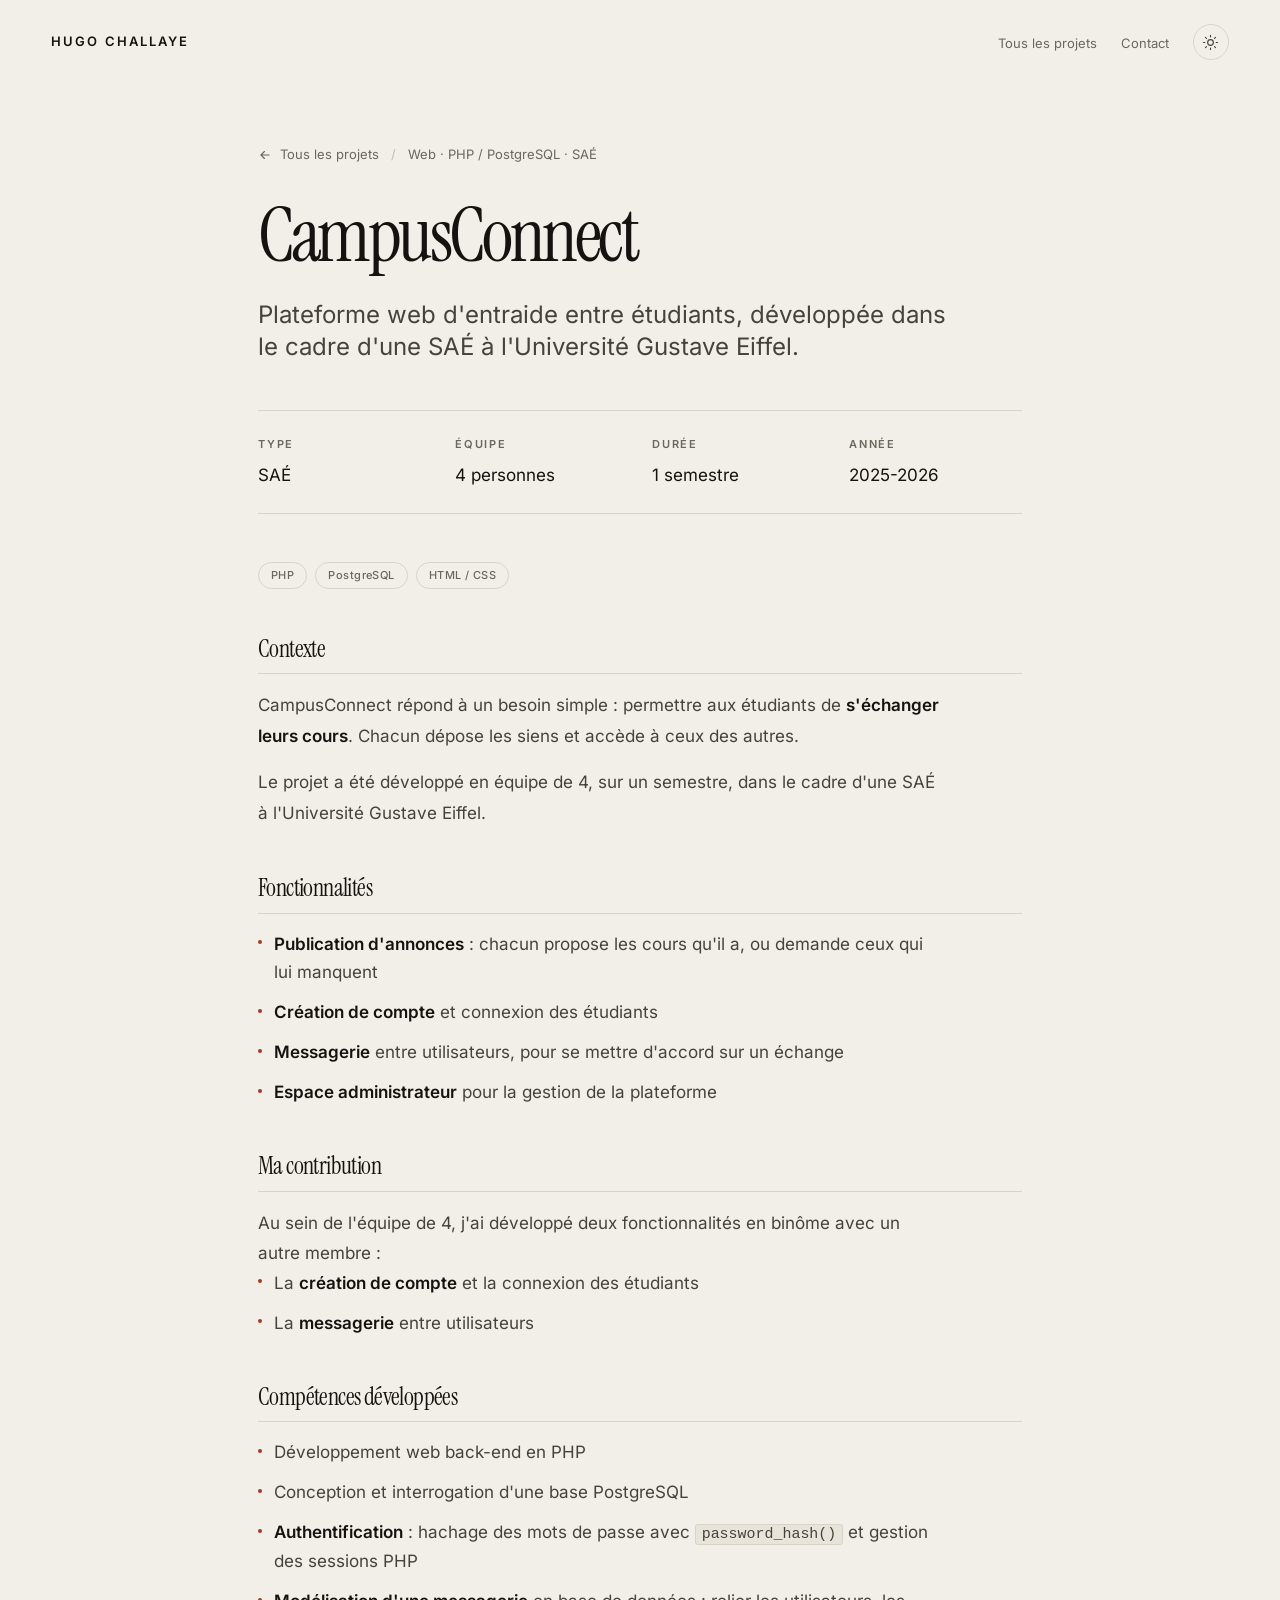
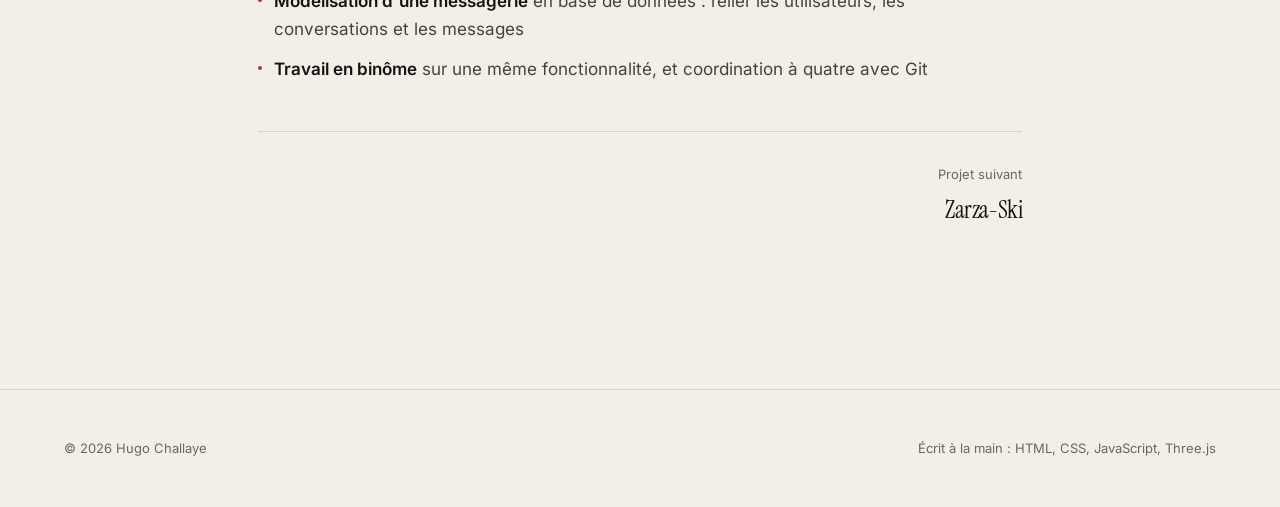
<file: pages/projets/campusconnect.html>
<!DOCTYPE html>
<html lang="fr">
<head>
    <meta charset="UTF-8">
    <meta name="viewport" content="width=device-width, initial-scale=1.0">

    <title>CampusConnect — Hugo Challaye</title>
    <meta name="description" content="Plateforme web d'entraide entre étudiants, développée dans le cadre d'une SAÉ à l'Université Gustave Eiffel.">
    <meta name="author" content="Hugo Challaye">
    <link rel="canonical" href="https://hugoolasticot.github.io/portfolio/pages/projets/campusconnect.html">

    <meta property="og:type" content="article">
    <meta property="og:title" content="CampusConnect — Hugo Challaye">
    <meta property="og:description" content="Plateforme web d'entraide entre étudiants, développée dans le cadre d'une SAÉ à l'Université Gustave Eiffel.">
    <meta property="og:url" content="https://hugoolasticot.github.io/portfolio/pages/projets/campusconnect.html">
    <meta property="og:image" content="https://hugoolasticot.github.io/portfolio/assets/img/og-image.png">
    <meta property="og:image:alt" content="Portfolio de Hugo Challaye, étudiant en BUT Informatique">
    <meta property="og:locale" content="fr_FR">
    <meta name="twitter:card" content="summary_large_image">

    <meta name="theme-color" content="#F2EFE8" media="(prefers-color-scheme: light)">
    <meta name="theme-color" content="#0E0D0C" media="(prefers-color-scheme: dark)">

    <!-- Chemins relatifs : cette page est deux niveaux sous la racine. -->
    <link rel="icon" type="image/svg+xml" href="../../favicon.svg">
    <link rel="icon" type="image/x-icon" href="../../favicon.ico" sizes="32x32">
    <link rel="apple-touch-icon" href="../../apple-touch-icon.png">

    <link rel="preload" href="../../assets/fonts/inter-latin-variable.woff2" as="font" type="font/woff2" crossorigin>

    <link rel="preconnect" href="https://fonts.googleapis.com">
    <link rel="preconnect" href="https://fonts.gstatic.com" crossorigin>
    <link rel="stylesheet" href="https://fonts.googleapis.com/css2?family=Instrument+Serif:ital@0;1&display=swap">

    <link rel="stylesheet" href="../../assets/css/variables.css">
    <link rel="stylesheet" href="../../assets/css/base.css">
    <link rel="stylesheet" href="../../assets/css/layout.css">
    <link rel="stylesheet" href="../../assets/css/composants.css">

    <!-- Applique le thème avant le premier affichage. Doit rester en
         ligne et sans defer : sinon on voit un éclair de thème clair. -->
    <script>
        (function () {
            document.documentElement.classList.add('js');

            var choix = null;
            try {
                choix = localStorage.getItem('theme');
            } catch (e) {
                // localStorage bloqué : on retombe sur le système.
            }

            var sombre = window.matchMedia('(prefers-color-scheme: dark)').matches;
            document.documentElement.setAttribute('data-theme', choix || (sombre ? 'dark' : 'light'));
        })();
    </script>
</head>

<body>

<a class="saut-contenu" href="#contenu">Aller au contenu principal</a>

<!-- Pas de scène 3D sur les fiches projet : l'objet appartient à la
     page d'accueil, il n'aurait rien à raconter ici. -->

<header class="entete">
    <a class="entete-nom" href="../../index.html">Hugo Challaye</a>

    <div class="entete-droite">
        <nav class="nav-principale" aria-label="Navigation principale">
            <ul>
                <li><a href="../../index.html#projets">Tous les projets</a></li>
                <li><a href="../../index.html#contact">Contact</a></li>
            </ul>
        </nav>

        <button type="button" class="bouton-icone bascule-theme" aria-label="Basculer entre le thème clair et le thème sombre">
            <svg class="icone-lune" viewBox="0 0 24 24" fill="none" stroke="currentColor" stroke-width="1.6" width="17" height="17" aria-hidden="true"><path d="M21 12.79A9 9 0 1 1 11.21 3 7 7 0 0 0 21 12.79z"/></svg>
            <svg class="icone-soleil" viewBox="0 0 24 24" fill="none" stroke="currentColor" stroke-width="1.6" stroke-linecap="round" width="17" height="17" aria-hidden="true"><circle cx="12" cy="12" r="4"/><path d="M12 2v2M12 20v2M4.9 4.9l1.4 1.4M17.7 17.7l1.4 1.4M2 12h2M20 12h2M4.9 19.1l1.4-1.4M17.7 6.3l1.4-1.4"/></svg>
        </button>

        <button type="button" class="bouton-icone menu-bascule" aria-expanded="false" aria-controls="nav-principale" aria-label="Ouvrir le menu">
            <svg viewBox="0 0 24 24" fill="none" stroke="currentColor" stroke-width="1.6" stroke-linecap="round" width="17" height="17" aria-hidden="true"><path d="M4 7h16M4 12h16M4 17h16"/></svg>
        </button>
    </div>
</header>

<main class="fiche" id="contenu" tabindex="-1">

    <nav class="fiche-fil" aria-label="Fil d'Ariane">
        <a href="../../index.html#projets">
            <svg viewBox="0 0 24 24" fill="none" stroke="currentColor" stroke-width="2" stroke-linecap="round" width="14" height="14" aria-hidden="true"><path d="M19 12H5M11 18l-6-6 6-6"/></svg>
            Tous les projets
        </a>
        <span aria-hidden="true">/</span>
        <span>Web · PHP / PostgreSQL · SAÉ</span>
    </nav>
    <h1>CampusConnect</h1>
    <p class="fiche-chapo">Plateforme web d'entraide entre étudiants, développée dans le cadre d'une SAÉ à l'Université Gustave Eiffel.</p>

    <dl class="fiche-meta">
        <div><dt>Type</dt><dd>SAÉ</dd></div>
        <div><dt>Équipe</dt><dd>4 personnes</dd></div>
        <div><dt>Durée</dt><dd>1 semestre</dd></div>
        <div><dt>Année</dt><dd>2025-2026</dd></div>
    </dl>

    <div class="fiche-etiquettes">
        <span class="etiquette">PHP</span>
        <span class="etiquette">PostgreSQL</span>
        <span class="etiquette">HTML / CSS</span>
    </div>

    <!-- TODO Hugo : capture de la page d'accueil de CampusConnect, à déposer en
         assets/img/projets/campusconnect.webp puis remplacer ce bloc par :
         <figure class="fiche-visuel"><img src="../../assets/img/projets/campusconnect.webp"
         alt="..." width="1200" height="750" loading="lazy" decoding="async"></figure> -->


    <section class="fiche-bloc">
        <h2>Contexte</h2>
        <p>CampusConnect répond à un besoin simple : permettre aux étudiants de <strong>s'échanger leurs cours</strong>. Chacun dépose les siens et accède à ceux des autres.</p>
        <p>Le projet a été développé en équipe de 4, sur un semestre, dans le cadre d'une SAÉ à l'Université Gustave Eiffel.</p>
    </section>

    <section class="fiche-bloc">
        <h2>Fonctionnalités</h2>
        <ul>
            <li><strong>Publication d'annonces</strong> : chacun propose les cours qu'il a, ou demande ceux qui lui manquent</li>
            <li><strong>Création de compte</strong> et connexion des étudiants</li>
            <li><strong>Messagerie</strong> entre utilisateurs, pour se mettre d'accord sur un échange</li>
            <li><strong>Espace administrateur</strong> pour la gestion de la plateforme</li>
        </ul>
    </section>

    <section class="fiche-bloc">
        <h2>Ma contribution</h2>
        <p>Au sein de l'équipe de 4, j'ai développé deux fonctionnalités en binôme avec un autre membre :</p>
        <ul>
            <li>La <strong>création de compte</strong> et la connexion des étudiants</li>
            <li>La <strong>messagerie</strong> entre utilisateurs</li>
        </ul>
    </section>

    <section class="fiche-bloc">
        <h2>Compétences développées</h2>
        <ul>
            <li>Développement web back-end en PHP</li>
            <li>Conception et interrogation d'une base PostgreSQL</li>
            <li><strong>Authentification</strong> : hachage des mots de passe avec <code>password_hash()</code> et gestion des sessions PHP</li>
            <li><strong>Modélisation d'une messagerie</strong> en base de données : relier les utilisateurs, les conversations et les messages</li>
            <li><strong>Travail en binôme</strong> sur une même fonctionnalité, et coordination à quatre avec Git</li>
        </ul>
    </section>

    <nav class="fiche-suite" aria-label="Projet précédent et suivant">
        <span></span>
        <a href="zarza-ski.html" style="text-align:right">Projet suivant<strong>Zarza-Ski</strong></a>
    </nav>

</main>

<footer class="pied">
    <span>© 2026 Hugo Challaye</span>
    <span>Écrit à la main : HTML, CSS, JavaScript, Three.js</span>
</footer>

<button type="button" class="vers-haut" aria-label="Revenir en haut de la page">
    <svg viewBox="0 0 24 24" fill="none" stroke="currentColor" stroke-width="2" stroke-linecap="round" aria-hidden="true"><path d="M12 19V5M5 12l7-7 7 7"/></svg>
</button>

<script src="../../assets/js/interface.js" defer></script>

</body>
</html>
</file>
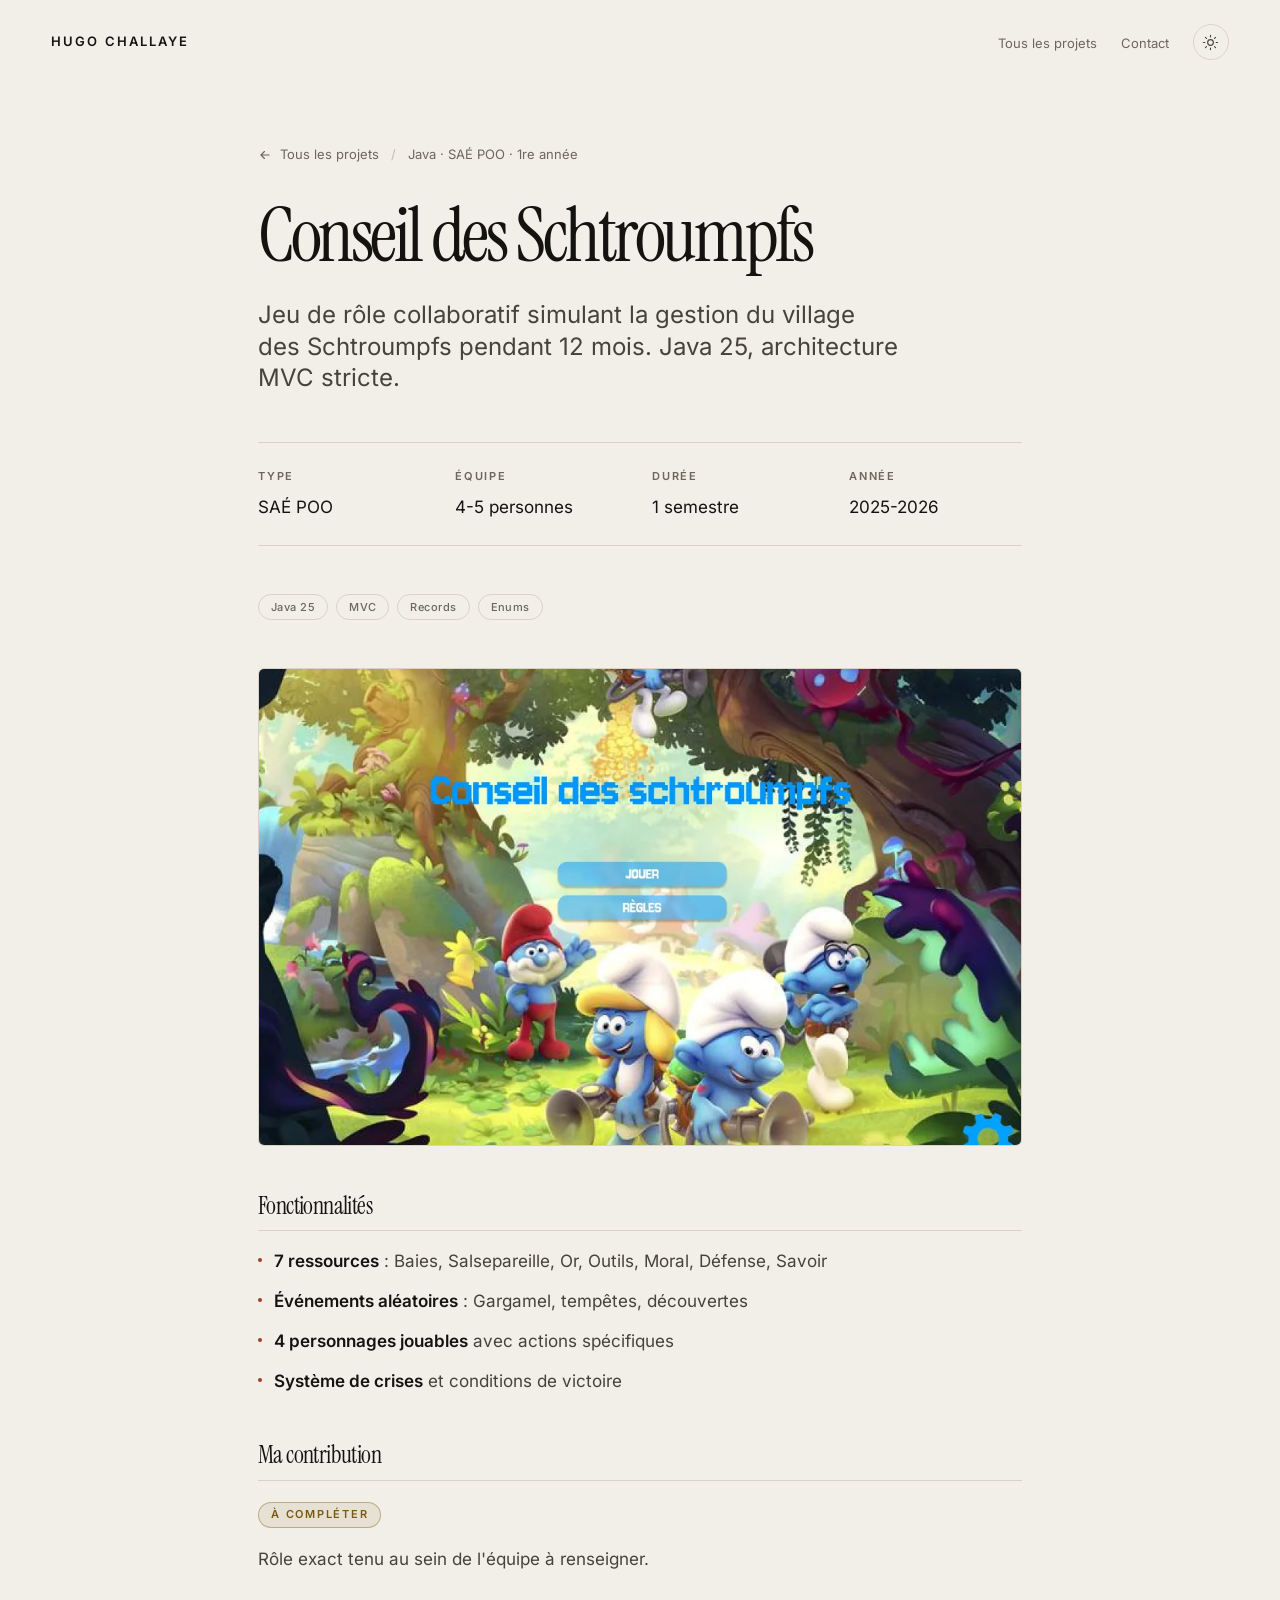
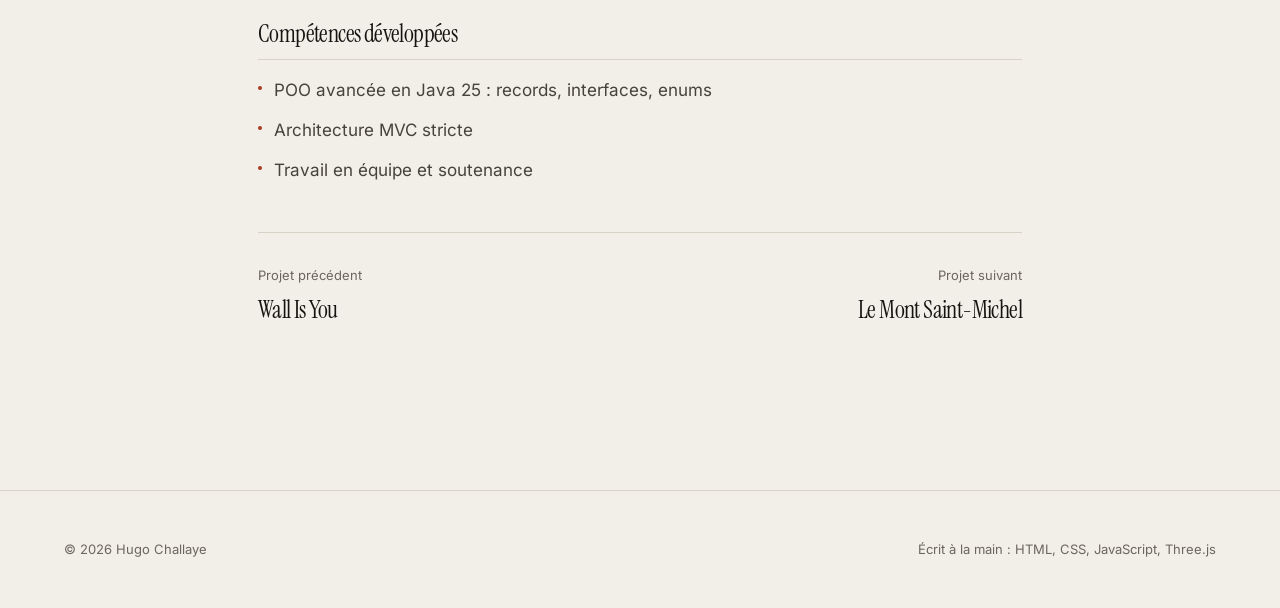
<file: pages/projets/conseil-schtroumpfs.html>
<!DOCTYPE html>
<html lang="fr">
<head>
    <meta charset="UTF-8">
    <meta name="viewport" content="width=device-width, initial-scale=1.0">

    <title>Conseil des Schtroumpfs — Hugo Challaye</title>
    <meta name="description" content="Jeu de rôle collaboratif simulant la gestion du village des Schtroumpfs pendant 12 mois. Java 25, architecture MVC stricte.">
    <meta name="author" content="Hugo Challaye">
    <link rel="canonical" href="https://hugoolasticot.github.io/portfolio/pages/projets/conseil-schtroumpfs.html">

    <meta property="og:type" content="article">
    <meta property="og:title" content="Conseil des Schtroumpfs — Hugo Challaye">
    <meta property="og:description" content="Jeu de rôle collaboratif simulant la gestion du village des Schtroumpfs pendant 12 mois. Java 25, architecture MVC stricte.">
    <meta property="og:url" content="https://hugoolasticot.github.io/portfolio/pages/projets/conseil-schtroumpfs.html">
    <meta property="og:image" content="https://hugoolasticot.github.io/portfolio/assets/img/og-image.png">
    <meta property="og:image:alt" content="Portfolio de Hugo Challaye, étudiant en BUT Informatique">
    <meta property="og:locale" content="fr_FR">
    <meta name="twitter:card" content="summary_large_image">

    <meta name="theme-color" content="#F2EFE8" media="(prefers-color-scheme: light)">
    <meta name="theme-color" content="#0E0D0C" media="(prefers-color-scheme: dark)">

    <!-- Chemins relatifs : cette page est deux niveaux sous la racine. -->
    <link rel="icon" type="image/svg+xml" href="../../favicon.svg">
    <link rel="icon" type="image/x-icon" href="../../favicon.ico" sizes="32x32">
    <link rel="apple-touch-icon" href="../../apple-touch-icon.png">

    <link rel="preload" href="../../assets/fonts/inter-latin-variable.woff2" as="font" type="font/woff2" crossorigin>

    <link rel="preconnect" href="https://fonts.googleapis.com">
    <link rel="preconnect" href="https://fonts.gstatic.com" crossorigin>
    <link rel="stylesheet" href="https://fonts.googleapis.com/css2?family=Instrument+Serif:ital@0;1&display=swap">

    <link rel="stylesheet" href="../../assets/css/variables.css">
    <link rel="stylesheet" href="../../assets/css/base.css">
    <link rel="stylesheet" href="../../assets/css/layout.css">
    <link rel="stylesheet" href="../../assets/css/composants.css">

    <!-- Applique le thème avant le premier affichage. Doit rester en
         ligne et sans defer : sinon on voit un éclair de thème clair. -->
    <script>
        (function () {
            document.documentElement.classList.add('js');

            var choix = null;
            try {
                choix = localStorage.getItem('theme');
            } catch (e) {
                // localStorage bloqué : on retombe sur le système.
            }

            var sombre = window.matchMedia('(prefers-color-scheme: dark)').matches;
            document.documentElement.setAttribute('data-theme', choix || (sombre ? 'dark' : 'light'));
        })();
    </script>
</head>

<body>

<a class="saut-contenu" href="#contenu">Aller au contenu principal</a>

<!-- Pas de scène 3D sur les fiches projet : l'objet appartient à la
     page d'accueil, il n'aurait rien à raconter ici. -->

<header class="entete">
    <a class="entete-nom" href="../../index.html">Hugo Challaye</a>

    <div class="entete-droite">
        <nav class="nav-principale" aria-label="Navigation principale">
            <ul>
                <li><a href="../../index.html#projets">Tous les projets</a></li>
                <li><a href="../../index.html#contact">Contact</a></li>
            </ul>
        </nav>

        <button type="button" class="bouton-icone bascule-theme" aria-label="Basculer entre le thème clair et le thème sombre">
            <svg class="icone-lune" viewBox="0 0 24 24" fill="none" stroke="currentColor" stroke-width="1.6" width="17" height="17" aria-hidden="true"><path d="M21 12.79A9 9 0 1 1 11.21 3 7 7 0 0 0 21 12.79z"/></svg>
            <svg class="icone-soleil" viewBox="0 0 24 24" fill="none" stroke="currentColor" stroke-width="1.6" stroke-linecap="round" width="17" height="17" aria-hidden="true"><circle cx="12" cy="12" r="4"/><path d="M12 2v2M12 20v2M4.9 4.9l1.4 1.4M17.7 17.7l1.4 1.4M2 12h2M20 12h2M4.9 19.1l1.4-1.4M17.7 6.3l1.4-1.4"/></svg>
        </button>

        <button type="button" class="bouton-icone menu-bascule" aria-expanded="false" aria-controls="nav-principale" aria-label="Ouvrir le menu">
            <svg viewBox="0 0 24 24" fill="none" stroke="currentColor" stroke-width="1.6" stroke-linecap="round" width="17" height="17" aria-hidden="true"><path d="M4 7h16M4 12h16M4 17h16"/></svg>
        </button>
    </div>
</header>

<main class="fiche" id="contenu" tabindex="-1">

    <nav class="fiche-fil" aria-label="Fil d'Ariane">
        <a href="../../index.html#projets">
            <svg viewBox="0 0 24 24" fill="none" stroke="currentColor" stroke-width="2" stroke-linecap="round" width="14" height="14" aria-hidden="true"><path d="M19 12H5M11 18l-6-6 6-6"/></svg>
            Tous les projets
        </a>
        <span aria-hidden="true">/</span>
        <span>Java · SAÉ POO · 1re année</span>
    </nav>
    <h1>Conseil des Schtroumpfs</h1>
    <p class="fiche-chapo">Jeu de rôle collaboratif simulant la gestion du village des Schtroumpfs pendant 12 mois. Java 25, architecture MVC stricte.</p>

    <dl class="fiche-meta">
        <div><dt>Type</dt><dd>SAÉ POO</dd></div>
        <div><dt>Équipe</dt><dd>4-5 personnes</dd></div>
        <div><dt>Durée</dt><dd>1 semestre</dd></div>
        <div><dt>Année</dt><dd>2025-2026</dd></div>
    </dl>

    <div class="fiche-etiquettes">
        <span class="etiquette">Java 25</span>
        <span class="etiquette">MVC</span>
        <span class="etiquette">Records</span>
        <span class="etiquette">Enums</span>
    </div>

    <figure class="fiche-visuel">
        <img src="../../assets/img/projets/conseil-schtroumpfs.webp" alt="Écran de gestion des ressources du jeu Conseil des Schtroumpfs" width="1021" height="707" loading="lazy" decoding="async">
    </figure>


    <section class="fiche-bloc">
        <h2>Fonctionnalités</h2>
        <ul>
            <li><strong>7 ressources</strong> : Baies, Salsepareille, Or, Outils, Moral, Défense, Savoir</li>
            <li><strong>Événements aléatoires</strong> : Gargamel, tempêtes, découvertes</li>
            <li><strong>4 personnages jouables</strong> avec actions spécifiques</li>
            <li><strong>Système de crises</strong> et conditions de victoire</li>
        </ul>
    </section>

    <section class="fiche-bloc">
        <h2>Ma contribution</h2>
        <!-- TODO Hugo : détailler le rôle exact tenu dans l'équipe —
             quelles classes, quelle partie du MVC, quelles fonctionnalités. -->
        <p><span class="a-completer">à compléter</span></p>
        <p>Rôle exact tenu au sein de l'équipe à renseigner.</p>
    </section>

    <section class="fiche-bloc">
        <h2>Compétences développées</h2>
        <ul>
            <li>POO avancée en Java 25 : records, interfaces, enums</li>
            <li>Architecture MVC stricte</li>
            <li>Travail en équipe et soutenance</li>
        </ul>
    </section>

    <nav class="fiche-suite" aria-label="Projet précédent et suivant">
        <a href="wall-is-you.html">Projet précédent<strong>Wall Is You</strong></a>
        <a href="mont-saint-michel.html" style="text-align:right">Projet suivant<strong>Le Mont Saint-Michel</strong></a>
    </nav>

</main>

<footer class="pied">
    <span>© 2026 Hugo Challaye</span>
    <span>Écrit à la main : HTML, CSS, JavaScript, Three.js</span>
</footer>

<button type="button" class="vers-haut" aria-label="Revenir en haut de la page">
    <svg viewBox="0 0 24 24" fill="none" stroke="currentColor" stroke-width="2" stroke-linecap="round" aria-hidden="true"><path d="M12 19V5M5 12l7-7 7 7"/></svg>
</button>

<script src="../../assets/js/interface.js" defer></script>

</body>
</html>
</file>
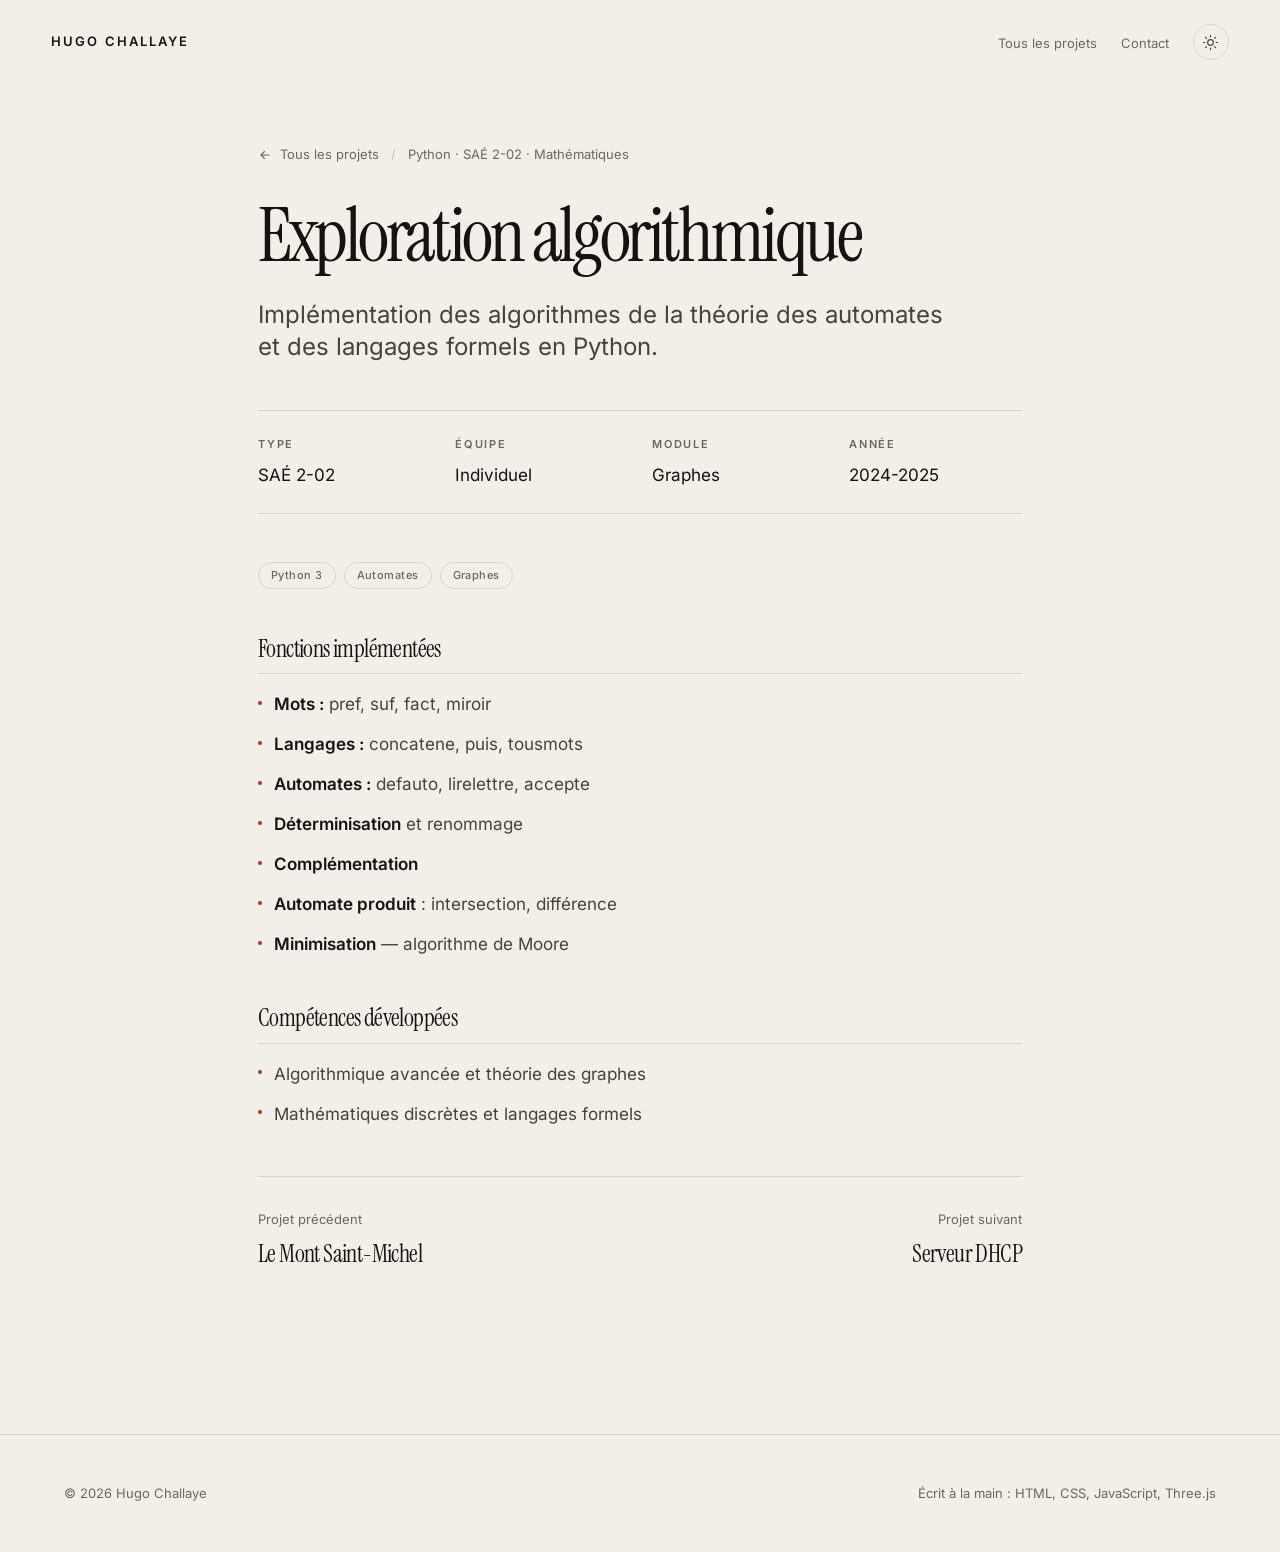
<file: pages/projets/exploration-algorithmique.html>
<!DOCTYPE html>
<html lang="fr">
<head>
    <meta charset="UTF-8">
    <meta name="viewport" content="width=device-width, initial-scale=1.0">

    <title>Exploration algorithmique — Hugo Challaye</title>
    <meta name="description" content="Implémentation des algorithmes de la théorie des automates et des langages formels en Python.">
    <meta name="author" content="Hugo Challaye">
    <link rel="canonical" href="https://hugoolasticot.github.io/portfolio/pages/projets/exploration-algorithmique.html">

    <meta property="og:type" content="article">
    <meta property="og:title" content="Exploration algorithmique — Hugo Challaye">
    <meta property="og:description" content="Implémentation des algorithmes de la théorie des automates et des langages formels en Python.">
    <meta property="og:url" content="https://hugoolasticot.github.io/portfolio/pages/projets/exploration-algorithmique.html">
    <meta property="og:image" content="https://hugoolasticot.github.io/portfolio/assets/img/og-image.png">
    <meta property="og:image:alt" content="Portfolio de Hugo Challaye, étudiant en BUT Informatique">
    <meta property="og:locale" content="fr_FR">
    <meta name="twitter:card" content="summary_large_image">

    <meta name="theme-color" content="#F2EFE8" media="(prefers-color-scheme: light)">
    <meta name="theme-color" content="#0E0D0C" media="(prefers-color-scheme: dark)">

    <!-- Chemins relatifs : cette page est deux niveaux sous la racine. -->
    <link rel="icon" type="image/svg+xml" href="../../favicon.svg">
    <link rel="icon" type="image/x-icon" href="../../favicon.ico" sizes="32x32">
    <link rel="apple-touch-icon" href="../../apple-touch-icon.png">

    <link rel="preload" href="../../assets/fonts/inter-latin-variable.woff2" as="font" type="font/woff2" crossorigin>

    <link rel="preconnect" href="https://fonts.googleapis.com">
    <link rel="preconnect" href="https://fonts.gstatic.com" crossorigin>
    <link rel="stylesheet" href="https://fonts.googleapis.com/css2?family=Instrument+Serif:ital@0;1&display=swap">

    <link rel="stylesheet" href="../../assets/css/variables.css">
    <link rel="stylesheet" href="../../assets/css/base.css">
    <link rel="stylesheet" href="../../assets/css/layout.css">
    <link rel="stylesheet" href="../../assets/css/composants.css">

    <!-- Applique le thème avant le premier affichage. Doit rester en
         ligne et sans defer : sinon on voit un éclair de thème clair. -->
    <script>
        (function () {
            document.documentElement.classList.add('js');

            var choix = null;
            try {
                choix = localStorage.getItem('theme');
            } catch (e) {
                // localStorage bloqué : on retombe sur le système.
            }

            var sombre = window.matchMedia('(prefers-color-scheme: dark)').matches;
            document.documentElement.setAttribute('data-theme', choix || (sombre ? 'dark' : 'light'));
        })();
    </script>
</head>

<body>

<a class="saut-contenu" href="#contenu">Aller au contenu principal</a>

<!-- Pas de scène 3D sur les fiches projet : l'objet appartient à la
     page d'accueil, il n'aurait rien à raconter ici. -->

<header class="entete">
    <a class="entete-nom" href="../../index.html">Hugo Challaye</a>

    <div class="entete-droite">
        <nav class="nav-principale" aria-label="Navigation principale">
            <ul>
                <li><a href="../../index.html#projets">Tous les projets</a></li>
                <li><a href="../../index.html#contact">Contact</a></li>
            </ul>
        </nav>

        <button type="button" class="bouton-icone bascule-theme" aria-label="Basculer entre le thème clair et le thème sombre">
            <svg class="icone-lune" viewBox="0 0 24 24" fill="none" stroke="currentColor" stroke-width="1.6" width="17" height="17" aria-hidden="true"><path d="M21 12.79A9 9 0 1 1 11.21 3 7 7 0 0 0 21 12.79z"/></svg>
            <svg class="icone-soleil" viewBox="0 0 24 24" fill="none" stroke="currentColor" stroke-width="1.6" stroke-linecap="round" width="17" height="17" aria-hidden="true"><circle cx="12" cy="12" r="4"/><path d="M12 2v2M12 20v2M4.9 4.9l1.4 1.4M17.7 17.7l1.4 1.4M2 12h2M20 12h2M4.9 19.1l1.4-1.4M17.7 6.3l1.4-1.4"/></svg>
        </button>

        <button type="button" class="bouton-icone menu-bascule" aria-expanded="false" aria-controls="nav-principale" aria-label="Ouvrir le menu">
            <svg viewBox="0 0 24 24" fill="none" stroke="currentColor" stroke-width="1.6" stroke-linecap="round" width="17" height="17" aria-hidden="true"><path d="M4 7h16M4 12h16M4 17h16"/></svg>
        </button>
    </div>
</header>

<main class="fiche" id="contenu" tabindex="-1">

    <nav class="fiche-fil" aria-label="Fil d'Ariane">
        <a href="../../index.html#projets">
            <svg viewBox="0 0 24 24" fill="none" stroke="currentColor" stroke-width="2" stroke-linecap="round" width="14" height="14" aria-hidden="true"><path d="M19 12H5M11 18l-6-6 6-6"/></svg>
            Tous les projets
        </a>
        <span aria-hidden="true">/</span>
        <span>Python · SAÉ 2-02 · Mathématiques</span>
    </nav>
    <h1>Exploration algorithmique</h1>
    <p class="fiche-chapo">Implémentation des algorithmes de la théorie des automates et des langages formels en Python.</p>

    <dl class="fiche-meta">
        <div><dt>Type</dt><dd>SAÉ 2-02</dd></div>
        <div><dt>Équipe</dt><dd>Individuel</dd></div>
        <div><dt>Module</dt><dd>Graphes</dd></div>
        <div><dt>Année</dt><dd>2024-2025</dd></div>
    </dl>

    <div class="fiche-etiquettes">
        <span class="etiquette">Python 3</span>
        <span class="etiquette">Automates</span>
        <span class="etiquette">Graphes</span>
    </div>

    <!-- TODO Hugo : capture d'une exécution ou d'un automate produit, à déposer en
         assets/img/projets/exploration-algorithmique.webp puis remplacer ce bloc par :
         <figure class="fiche-visuel"><img src="../../assets/img/projets/exploration-algorithmique.webp"
         alt="..." width="1200" height="750" loading="lazy" decoding="async"></figure> -->


    <section class="fiche-bloc">
        <h2>Fonctions implémentées</h2>
        <ul>
            <li><strong>Mots :</strong> pref, suf, fact, miroir</li>
            <li><strong>Langages :</strong> concatene, puis, tousmots</li>
            <li><strong>Automates :</strong> defauto, lirelettre, accepte</li>
            <li><strong>Déterminisation</strong> et renommage</li>
            <li><strong>Complémentation</strong></li>
            <li><strong>Automate produit</strong> : intersection, différence</li>
            <li><strong>Minimisation</strong> — algorithme de Moore</li>
        </ul>
    </section>

    <section class="fiche-bloc">
        <h2>Compétences développées</h2>
        <ul>
            <li>Algorithmique avancée et théorie des graphes</li>
            <li>Mathématiques discrètes et langages formels</li>
        </ul>
    </section>

    <nav class="fiche-suite" aria-label="Projet précédent et suivant">
        <a href="mont-saint-michel.html">Projet précédent<strong>Le Mont Saint-Michel</strong></a>
        <a href="serveur-dhcp.html" style="text-align:right">Projet suivant<strong>Serveur DHCP</strong></a>
    </nav>

</main>

<footer class="pied">
    <span>© 2026 Hugo Challaye</span>
    <span>Écrit à la main : HTML, CSS, JavaScript, Three.js</span>
</footer>

<button type="button" class="vers-haut" aria-label="Revenir en haut de la page">
    <svg viewBox="0 0 24 24" fill="none" stroke="currentColor" stroke-width="2" stroke-linecap="round" aria-hidden="true"><path d="M12 19V5M5 12l7-7 7 7"/></svg>
</button>

<script src="../../assets/js/interface.js" defer></script>

</body>
</html>
</file>
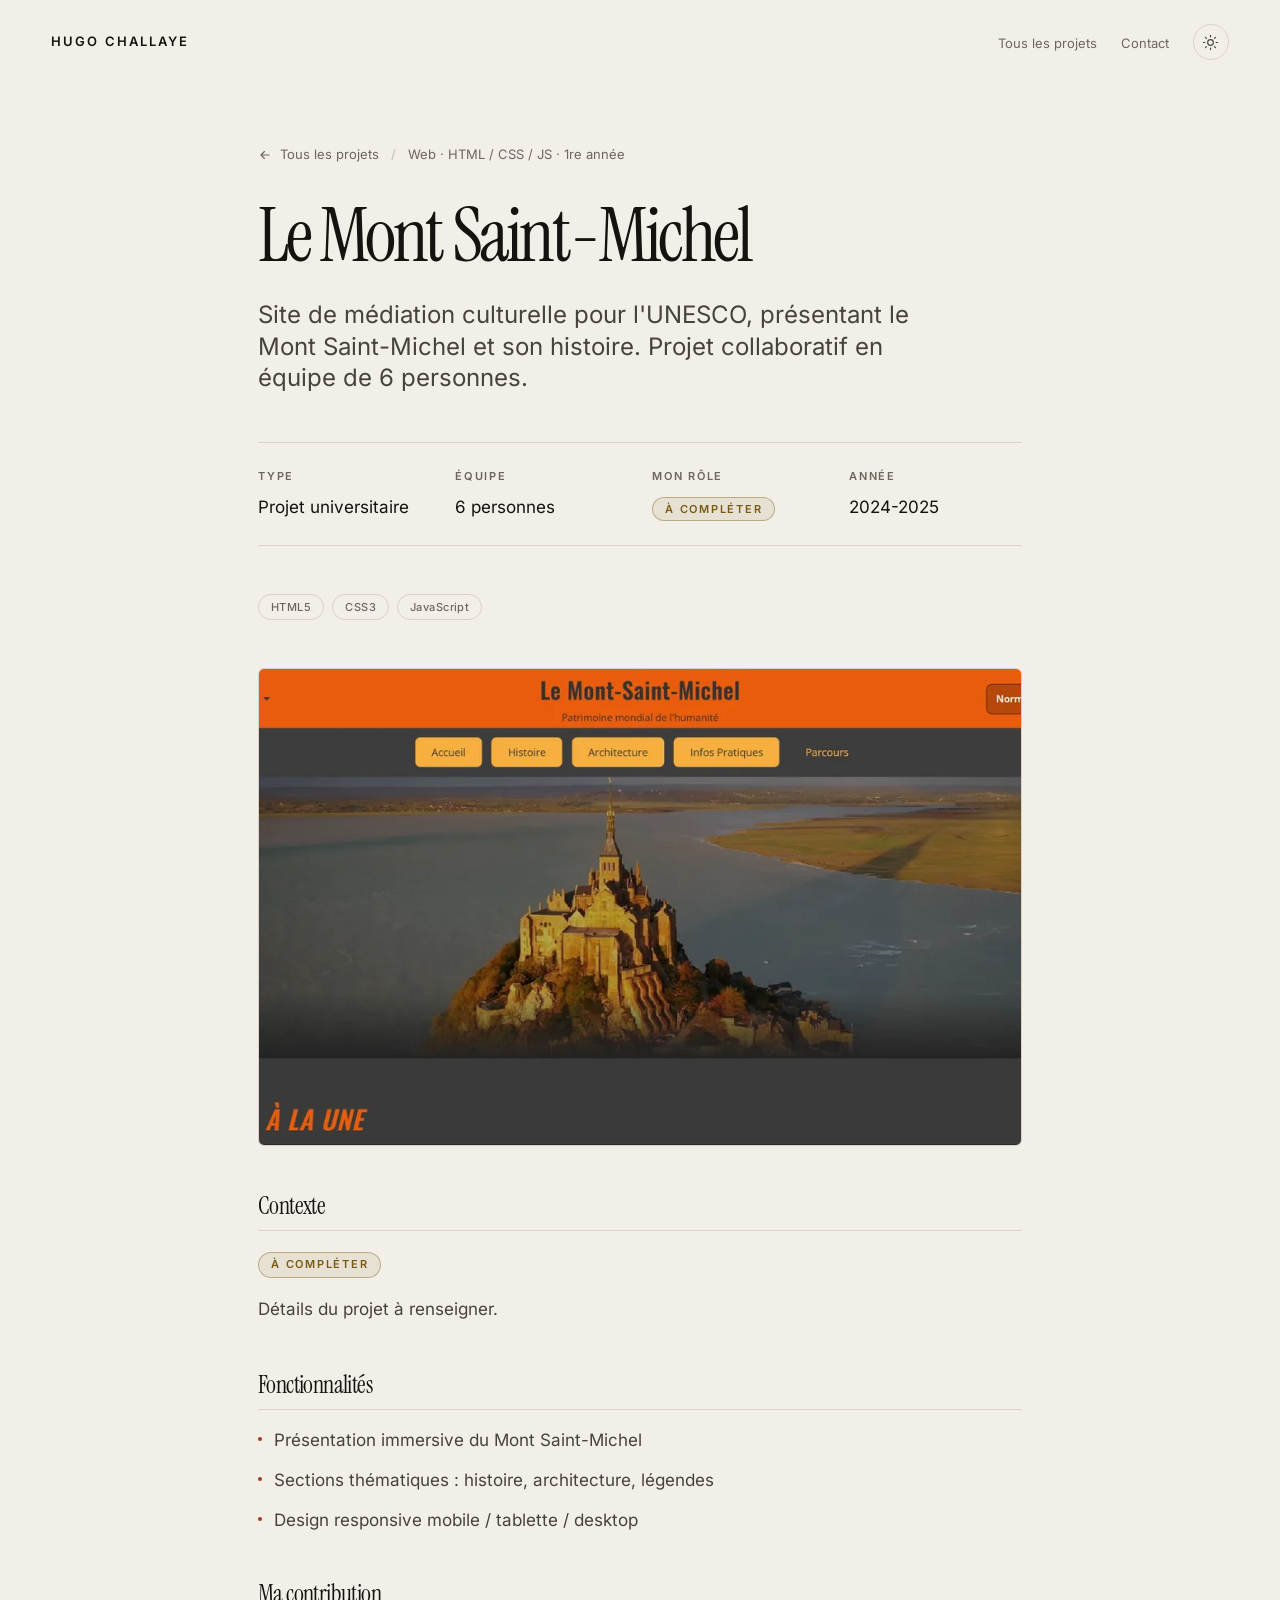
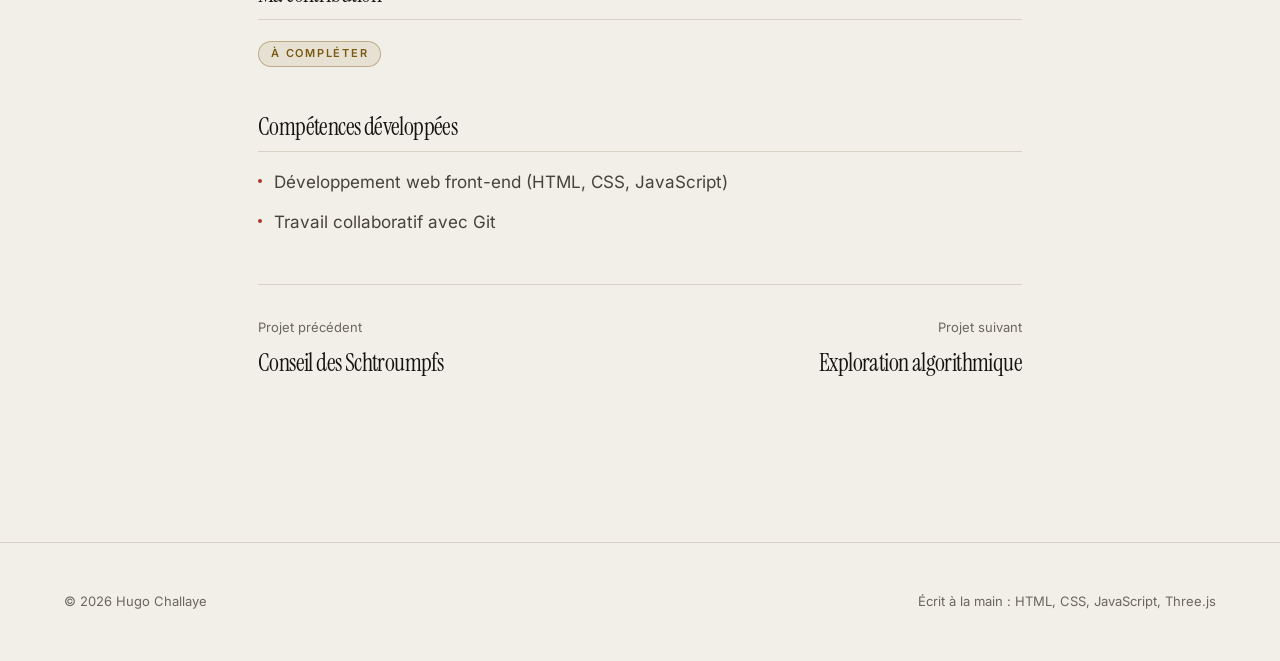
<file: pages/projets/mont-saint-michel.html>
<!DOCTYPE html>
<html lang="fr">
<head>
    <meta charset="UTF-8">
    <meta name="viewport" content="width=device-width, initial-scale=1.0">

    <title>Le Mont Saint-Michel — Hugo Challaye</title>
    <meta name="description" content="Site de médiation culturelle pour l'UNESCO, présentant le Mont Saint-Michel et son histoire. Projet collaboratif en équipe de 6 personnes.">
    <meta name="author" content="Hugo Challaye">
    <link rel="canonical" href="https://hugoolasticot.github.io/portfolio/pages/projets/mont-saint-michel.html">

    <meta property="og:type" content="article">
    <meta property="og:title" content="Le Mont Saint-Michel — Hugo Challaye">
    <meta property="og:description" content="Site de médiation culturelle pour l'UNESCO, présentant le Mont Saint-Michel et son histoire. Projet collaboratif en équipe de 6 personnes.">
    <meta property="og:url" content="https://hugoolasticot.github.io/portfolio/pages/projets/mont-saint-michel.html">
    <meta property="og:image" content="https://hugoolasticot.github.io/portfolio/assets/img/og-image.png">
    <meta property="og:image:alt" content="Portfolio de Hugo Challaye, étudiant en BUT Informatique">
    <meta property="og:locale" content="fr_FR">
    <meta name="twitter:card" content="summary_large_image">

    <meta name="theme-color" content="#F2EFE8" media="(prefers-color-scheme: light)">
    <meta name="theme-color" content="#0E0D0C" media="(prefers-color-scheme: dark)">

    <!-- Chemins relatifs : cette page est deux niveaux sous la racine. -->
    <link rel="icon" type="image/svg+xml" href="../../favicon.svg">
    <link rel="icon" type="image/x-icon" href="../../favicon.ico" sizes="32x32">
    <link rel="apple-touch-icon" href="../../apple-touch-icon.png">

    <link rel="preload" href="../../assets/fonts/inter-latin-variable.woff2" as="font" type="font/woff2" crossorigin>

    <link rel="preconnect" href="https://fonts.googleapis.com">
    <link rel="preconnect" href="https://fonts.gstatic.com" crossorigin>
    <link rel="stylesheet" href="https://fonts.googleapis.com/css2?family=Instrument+Serif:ital@0;1&display=swap">

    <link rel="stylesheet" href="../../assets/css/variables.css">
    <link rel="stylesheet" href="../../assets/css/base.css">
    <link rel="stylesheet" href="../../assets/css/layout.css">
    <link rel="stylesheet" href="../../assets/css/composants.css">

    <!-- Applique le thème avant le premier affichage. Doit rester en
         ligne et sans defer : sinon on voit un éclair de thème clair. -->
    <script>
        (function () {
            document.documentElement.classList.add('js');

            var choix = null;
            try {
                choix = localStorage.getItem('theme');
            } catch (e) {
                // localStorage bloqué : on retombe sur le système.
            }

            var sombre = window.matchMedia('(prefers-color-scheme: dark)').matches;
            document.documentElement.setAttribute('data-theme', choix || (sombre ? 'dark' : 'light'));
        })();
    </script>
</head>

<body>

<a class="saut-contenu" href="#contenu">Aller au contenu principal</a>

<!-- Pas de scène 3D sur les fiches projet : l'objet appartient à la
     page d'accueil, il n'aurait rien à raconter ici. -->

<header class="entete">
    <a class="entete-nom" href="../../index.html">Hugo Challaye</a>

    <div class="entete-droite">
        <nav class="nav-principale" aria-label="Navigation principale">
            <ul>
                <li><a href="../../index.html#projets">Tous les projets</a></li>
                <li><a href="../../index.html#contact">Contact</a></li>
            </ul>
        </nav>

        <button type="button" class="bouton-icone bascule-theme" aria-label="Basculer entre le thème clair et le thème sombre">
            <svg class="icone-lune" viewBox="0 0 24 24" fill="none" stroke="currentColor" stroke-width="1.6" width="17" height="17" aria-hidden="true"><path d="M21 12.79A9 9 0 1 1 11.21 3 7 7 0 0 0 21 12.79z"/></svg>
            <svg class="icone-soleil" viewBox="0 0 24 24" fill="none" stroke="currentColor" stroke-width="1.6" stroke-linecap="round" width="17" height="17" aria-hidden="true"><circle cx="12" cy="12" r="4"/><path d="M12 2v2M12 20v2M4.9 4.9l1.4 1.4M17.7 17.7l1.4 1.4M2 12h2M20 12h2M4.9 19.1l1.4-1.4M17.7 6.3l1.4-1.4"/></svg>
        </button>

        <button type="button" class="bouton-icone menu-bascule" aria-expanded="false" aria-controls="nav-principale" aria-label="Ouvrir le menu">
            <svg viewBox="0 0 24 24" fill="none" stroke="currentColor" stroke-width="1.6" stroke-linecap="round" width="17" height="17" aria-hidden="true"><path d="M4 7h16M4 12h16M4 17h16"/></svg>
        </button>
    </div>
</header>

<main class="fiche" id="contenu" tabindex="-1">

    <nav class="fiche-fil" aria-label="Fil d'Ariane">
        <a href="../../index.html#projets">
            <svg viewBox="0 0 24 24" fill="none" stroke="currentColor" stroke-width="2" stroke-linecap="round" width="14" height="14" aria-hidden="true"><path d="M19 12H5M11 18l-6-6 6-6"/></svg>
            Tous les projets
        </a>
        <span aria-hidden="true">/</span>
        <span>Web · HTML / CSS / JS · 1re année</span>
    </nav>
    <h1>Le Mont Saint-Michel</h1>
    <p class="fiche-chapo">Site de médiation culturelle pour l'UNESCO, présentant le Mont Saint-Michel et son histoire. Projet collaboratif en équipe de 6 personnes.</p>

    <dl class="fiche-meta">
        <div><dt>Type</dt><dd>Projet universitaire</dd></div>
        <div><dt>Équipe</dt><dd>6 personnes</dd></div>
        <div><dt>Mon rôle</dt><dd><span class="a-completer">à compléter</span></dd></div>
        <div><dt>Année</dt><dd>2024-2025</dd></div>
    </dl>

    <div class="fiche-etiquettes">
        <span class="etiquette">HTML5</span>
        <span class="etiquette">CSS3</span>
        <span class="etiquette">JavaScript</span>
    </div>

    <figure class="fiche-visuel">
        <img src="../../assets/img/projets/mont-saint-michel.webp" alt="Page d'accueil du site de médiation culturelle sur le Mont Saint-Michel" width="1200" height="576" loading="lazy" decoding="async">
    </figure>


    <section class="fiche-bloc">
        <h2>Contexte</h2>
        <!-- TODO Hugo : contexte du projet — commande, cahier des charges,
             durée, contraintes imposées. -->
        <p><span class="a-completer">à compléter</span></p>
        <p>Détails du projet à renseigner.</p>
    </section>

    <section class="fiche-bloc">
        <h2>Fonctionnalités</h2>
        <ul>
            <li>Présentation immersive du Mont Saint-Michel</li>
            <li>Sections thématiques : histoire, architecture, légendes</li>
            <li>Design responsive mobile / tablette / desktop</li>
        </ul>
    </section>

    <section class="fiche-bloc">
        <h2>Ma contribution</h2>
        <!-- TODO Hugo : rôle exact dans l'équipe de 6 — pages prises en
             charge, partie front, coordination. -->
        <p><span class="a-completer">à compléter</span></p>
    </section>

    <section class="fiche-bloc">
        <h2>Compétences développées</h2>
        <ul>
            <li>Développement web front-end (HTML, CSS, JavaScript)</li>
            <li>Travail collaboratif avec Git</li>
        </ul>
    </section>

    <nav class="fiche-suite" aria-label="Projet précédent et suivant">
        <a href="conseil-schtroumpfs.html">Projet précédent<strong>Conseil des Schtroumpfs</strong></a>
        <a href="exploration-algorithmique.html" style="text-align:right">Projet suivant<strong>Exploration algorithmique</strong></a>
    </nav>

</main>

<footer class="pied">
    <span>© 2026 Hugo Challaye</span>
    <span>Écrit à la main : HTML, CSS, JavaScript, Three.js</span>
</footer>

<button type="button" class="vers-haut" aria-label="Revenir en haut de la page">
    <svg viewBox="0 0 24 24" fill="none" stroke="currentColor" stroke-width="2" stroke-linecap="round" aria-hidden="true"><path d="M12 19V5M5 12l7-7 7 7"/></svg>
</button>

<script src="../../assets/js/interface.js" defer></script>

</body>
</html>
</file>
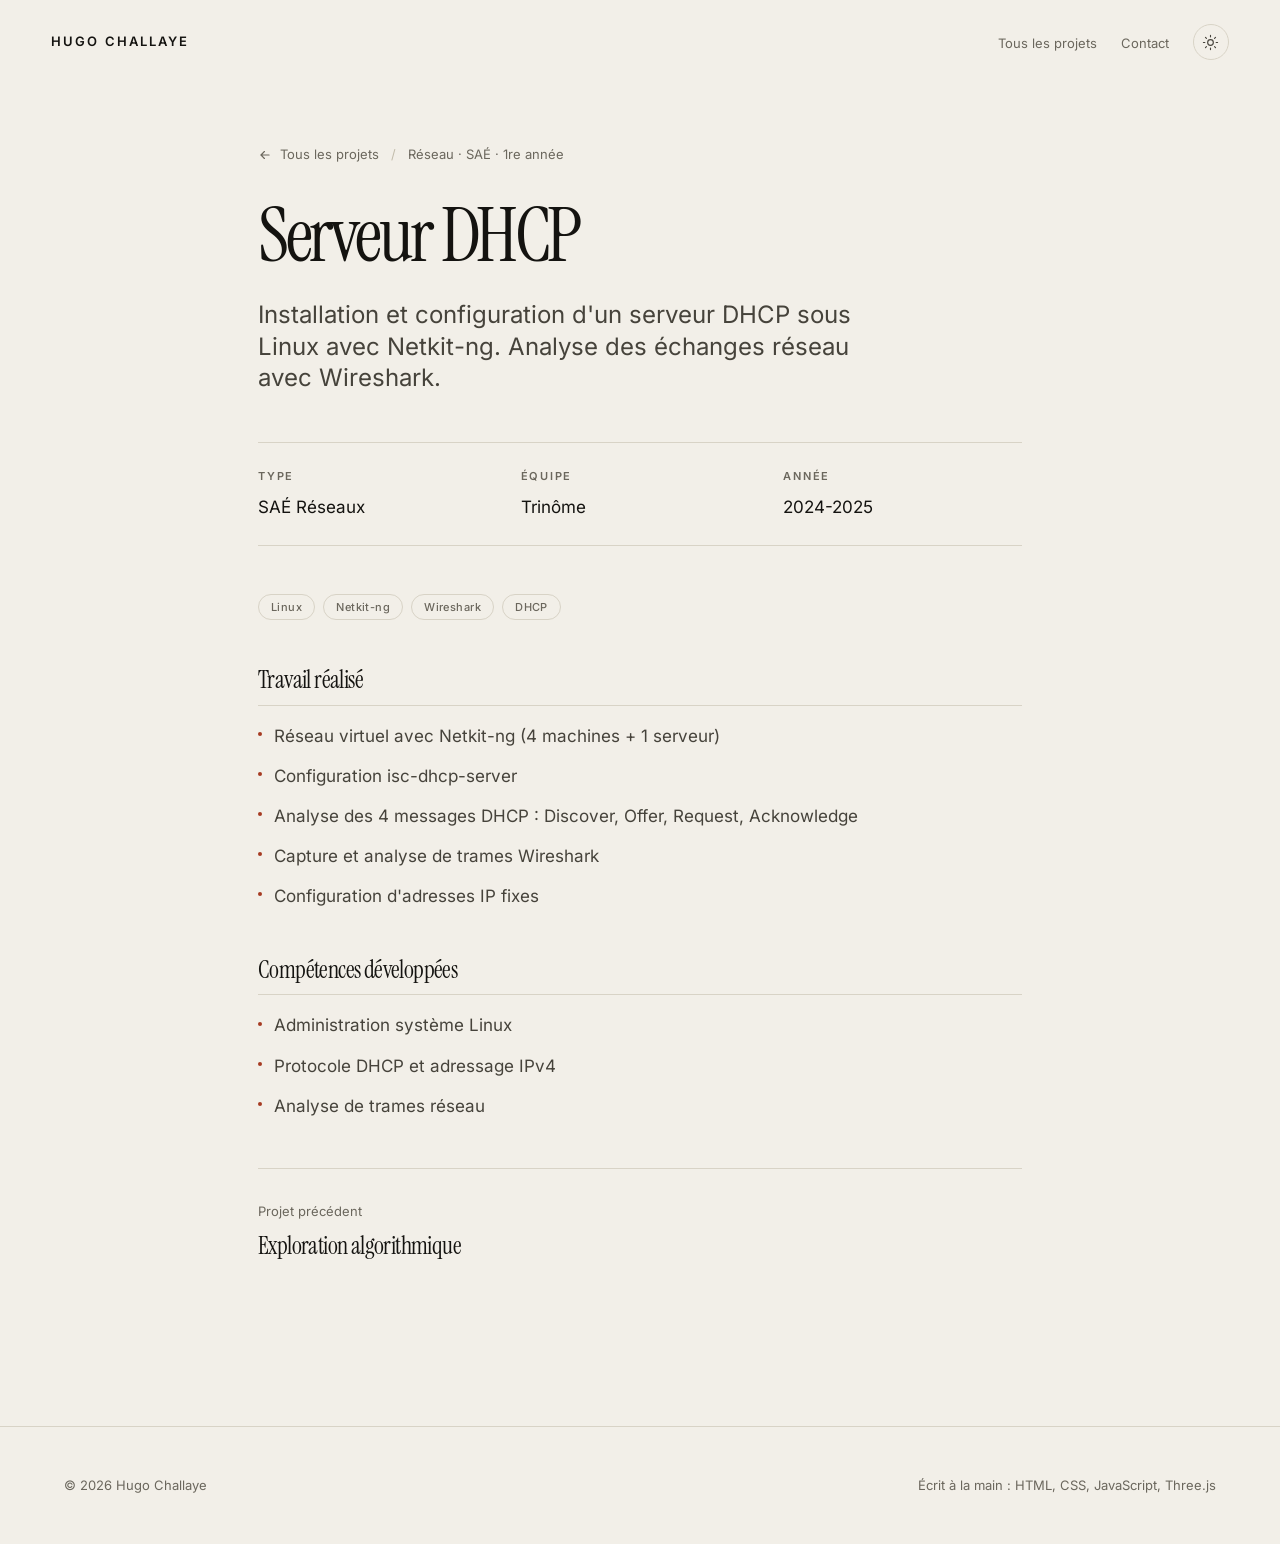
<file: pages/projets/serveur-dhcp.html>
<!DOCTYPE html>
<html lang="fr">
<head>
    <meta charset="UTF-8">
    <meta name="viewport" content="width=device-width, initial-scale=1.0">

    <title>Serveur DHCP — Hugo Challaye</title>
    <meta name="description" content="Installation et configuration d'un serveur DHCP sous Linux avec Netkit-ng. Analyse des échanges réseau avec Wireshark.">
    <meta name="author" content="Hugo Challaye">
    <link rel="canonical" href="https://hugoolasticot.github.io/portfolio/pages/projets/serveur-dhcp.html">

    <meta property="og:type" content="article">
    <meta property="og:title" content="Serveur DHCP — Hugo Challaye">
    <meta property="og:description" content="Installation et configuration d'un serveur DHCP sous Linux avec Netkit-ng. Analyse des échanges réseau avec Wireshark.">
    <meta property="og:url" content="https://hugoolasticot.github.io/portfolio/pages/projets/serveur-dhcp.html">
    <meta property="og:image" content="https://hugoolasticot.github.io/portfolio/assets/img/og-image.png">
    <meta property="og:image:alt" content="Portfolio de Hugo Challaye, étudiant en BUT Informatique">
    <meta property="og:locale" content="fr_FR">
    <meta name="twitter:card" content="summary_large_image">

    <meta name="theme-color" content="#F2EFE8" media="(prefers-color-scheme: light)">
    <meta name="theme-color" content="#0E0D0C" media="(prefers-color-scheme: dark)">

    <!-- Chemins relatifs : cette page est deux niveaux sous la racine. -->
    <link rel="icon" type="image/svg+xml" href="../../favicon.svg">
    <link rel="icon" type="image/x-icon" href="../../favicon.ico" sizes="32x32">
    <link rel="apple-touch-icon" href="../../apple-touch-icon.png">

    <link rel="preload" href="../../assets/fonts/inter-latin-variable.woff2" as="font" type="font/woff2" crossorigin>

    <link rel="preconnect" href="https://fonts.googleapis.com">
    <link rel="preconnect" href="https://fonts.gstatic.com" crossorigin>
    <link rel="stylesheet" href="https://fonts.googleapis.com/css2?family=Instrument+Serif:ital@0;1&display=swap">

    <link rel="stylesheet" href="../../assets/css/variables.css">
    <link rel="stylesheet" href="../../assets/css/base.css">
    <link rel="stylesheet" href="../../assets/css/layout.css">
    <link rel="stylesheet" href="../../assets/css/composants.css">

    <!-- Applique le thème avant le premier affichage. Doit rester en
         ligne et sans defer : sinon on voit un éclair de thème clair. -->
    <script>
        (function () {
            document.documentElement.classList.add('js');

            var choix = null;
            try {
                choix = localStorage.getItem('theme');
            } catch (e) {
                // localStorage bloqué : on retombe sur le système.
            }

            var sombre = window.matchMedia('(prefers-color-scheme: dark)').matches;
            document.documentElement.setAttribute('data-theme', choix || (sombre ? 'dark' : 'light'));
        })();
    </script>
</head>

<body>

<a class="saut-contenu" href="#contenu">Aller au contenu principal</a>

<!-- Pas de scène 3D sur les fiches projet : l'objet appartient à la
     page d'accueil, il n'aurait rien à raconter ici. -->

<header class="entete">
    <a class="entete-nom" href="../../index.html">Hugo Challaye</a>

    <div class="entete-droite">
        <nav class="nav-principale" aria-label="Navigation principale">
            <ul>
                <li><a href="../../index.html#projets">Tous les projets</a></li>
                <li><a href="../../index.html#contact">Contact</a></li>
            </ul>
        </nav>

        <button type="button" class="bouton-icone bascule-theme" aria-label="Basculer entre le thème clair et le thème sombre">
            <svg class="icone-lune" viewBox="0 0 24 24" fill="none" stroke="currentColor" stroke-width="1.6" width="17" height="17" aria-hidden="true"><path d="M21 12.79A9 9 0 1 1 11.21 3 7 7 0 0 0 21 12.79z"/></svg>
            <svg class="icone-soleil" viewBox="0 0 24 24" fill="none" stroke="currentColor" stroke-width="1.6" stroke-linecap="round" width="17" height="17" aria-hidden="true"><circle cx="12" cy="12" r="4"/><path d="M12 2v2M12 20v2M4.9 4.9l1.4 1.4M17.7 17.7l1.4 1.4M2 12h2M20 12h2M4.9 19.1l1.4-1.4M17.7 6.3l1.4-1.4"/></svg>
        </button>

        <button type="button" class="bouton-icone menu-bascule" aria-expanded="false" aria-controls="nav-principale" aria-label="Ouvrir le menu">
            <svg viewBox="0 0 24 24" fill="none" stroke="currentColor" stroke-width="1.6" stroke-linecap="round" width="17" height="17" aria-hidden="true"><path d="M4 7h16M4 12h16M4 17h16"/></svg>
        </button>
    </div>
</header>

<main class="fiche" id="contenu" tabindex="-1">

    <nav class="fiche-fil" aria-label="Fil d'Ariane">
        <a href="../../index.html#projets">
            <svg viewBox="0 0 24 24" fill="none" stroke="currentColor" stroke-width="2" stroke-linecap="round" width="14" height="14" aria-hidden="true"><path d="M19 12H5M11 18l-6-6 6-6"/></svg>
            Tous les projets
        </a>
        <span aria-hidden="true">/</span>
        <span>Réseau · SAÉ · 1re année</span>
    </nav>
    <h1>Serveur DHCP</h1>
    <p class="fiche-chapo">Installation et configuration d'un serveur DHCP sous Linux avec Netkit-ng. Analyse des échanges réseau avec Wireshark.</p>

    <dl class="fiche-meta">
        <div><dt>Type</dt><dd>SAÉ Réseaux</dd></div>
        <div><dt>Équipe</dt><dd>Trinôme</dd></div>
        <div><dt>Année</dt><dd>2024-2025</dd></div>
    </dl>

    <div class="fiche-etiquettes">
        <span class="etiquette">Linux</span>
        <span class="etiquette">Netkit-ng</span>
        <span class="etiquette">Wireshark</span>
        <span class="etiquette">DHCP</span>
    </div>

    <!-- TODO Hugo : capture Wireshark des quatre trames DHCP, à déposer en
         assets/img/projets/serveur-dhcp.webp puis remplacer ce bloc par :
         <figure class="fiche-visuel"><img src="../../assets/img/projets/serveur-dhcp.webp"
         alt="..." width="1200" height="750" loading="lazy" decoding="async"></figure> -->


    <section class="fiche-bloc">
        <h2>Travail réalisé</h2>
        <ul>
            <li>Réseau virtuel avec Netkit-ng (4 machines + 1 serveur)</li>
            <li>Configuration isc-dhcp-server</li>
            <li>Analyse des 4 messages DHCP : Discover, Offer, Request, Acknowledge</li>
            <li>Capture et analyse de trames Wireshark</li>
            <li>Configuration d'adresses IP fixes</li>
        </ul>
    </section>

    <section class="fiche-bloc">
        <h2>Compétences développées</h2>
        <ul>
            <li>Administration système Linux</li>
            <li>Protocole DHCP et adressage IPv4</li>
            <li>Analyse de trames réseau</li>
        </ul>
    </section>

    <nav class="fiche-suite" aria-label="Projet précédent et suivant">
        <a href="exploration-algorithmique.html">Projet précédent<strong>Exploration algorithmique</strong></a>
    </nav>

</main>

<footer class="pied">
    <span>© 2026 Hugo Challaye</span>
    <span>Écrit à la main : HTML, CSS, JavaScript, Three.js</span>
</footer>

<button type="button" class="vers-haut" aria-label="Revenir en haut de la page">
    <svg viewBox="0 0 24 24" fill="none" stroke="currentColor" stroke-width="2" stroke-linecap="round" aria-hidden="true"><path d="M12 19V5M5 12l7-7 7 7"/></svg>
</button>

<script src="../../assets/js/interface.js" defer></script>

</body>
</html>
</file>
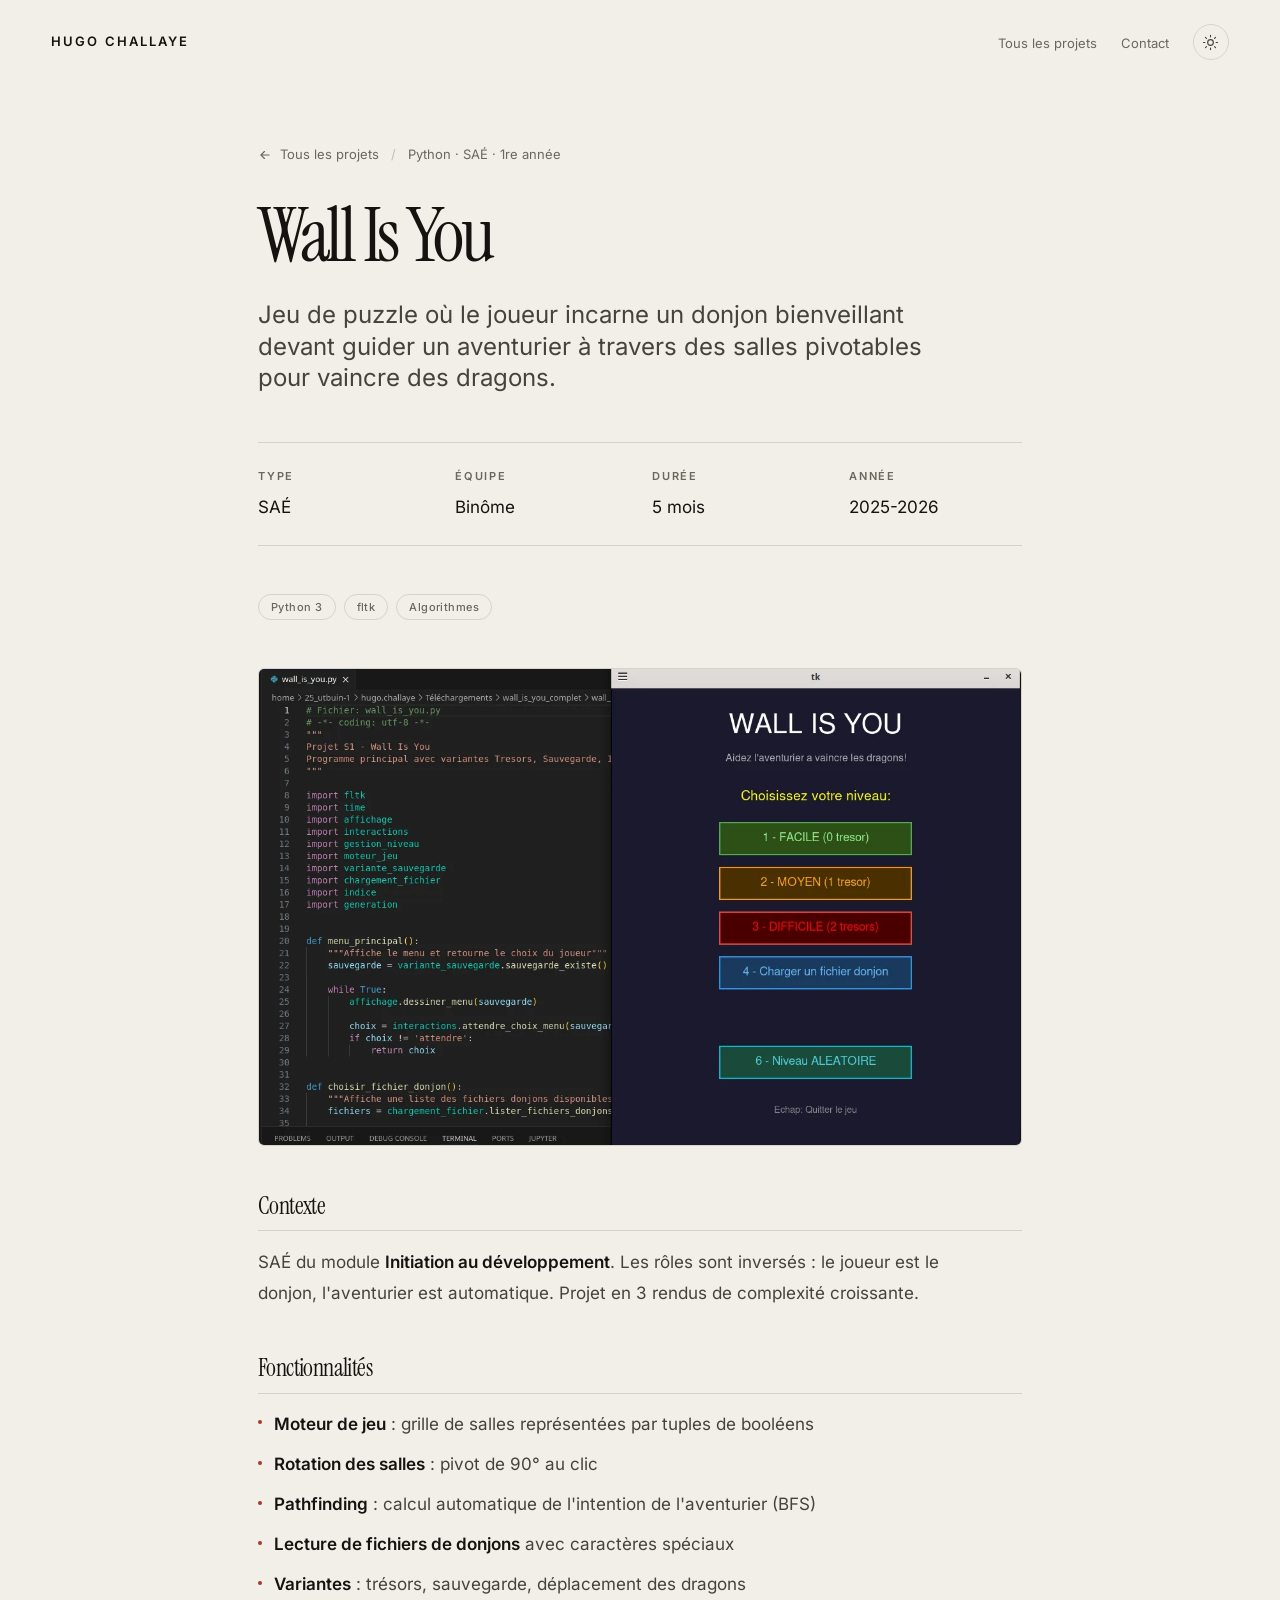
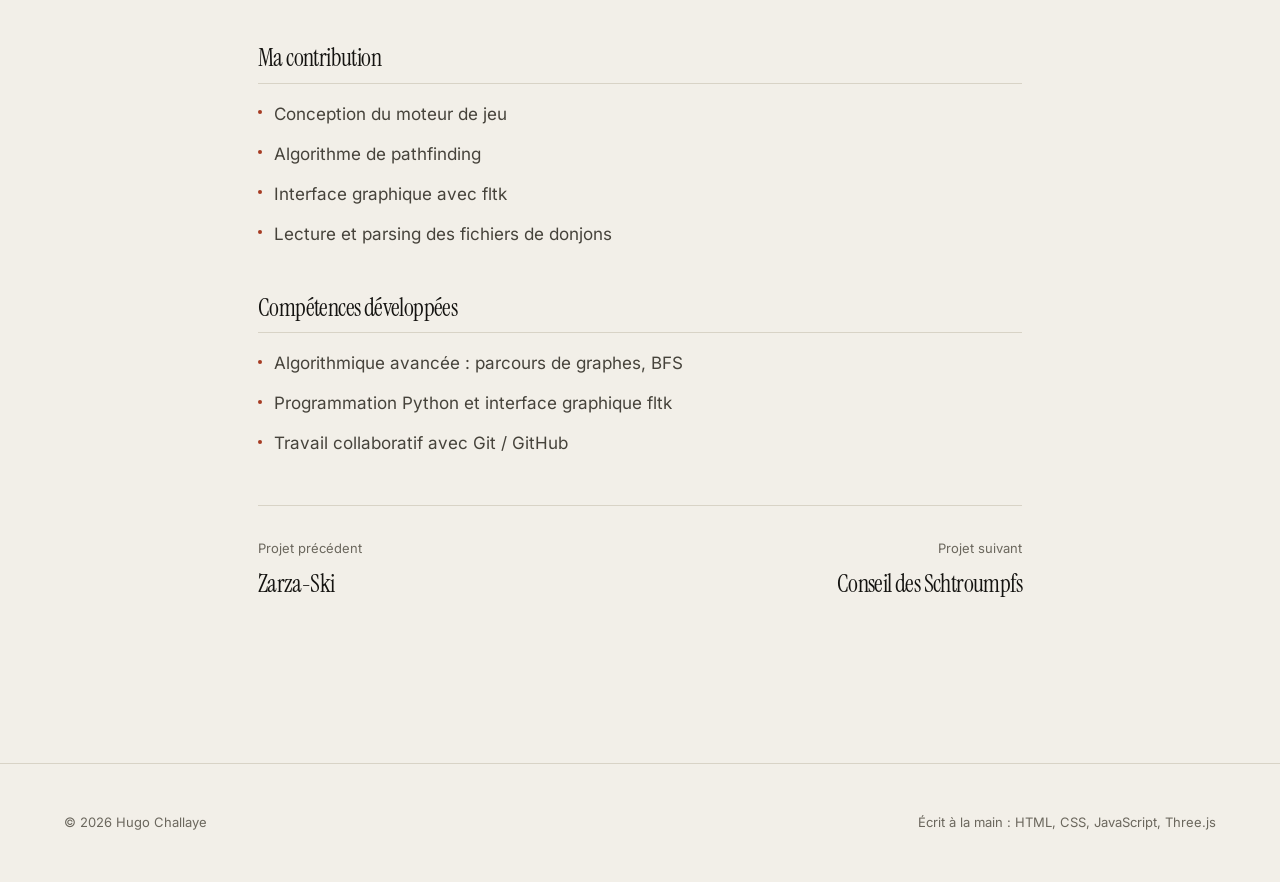
<file: pages/projets/wall-is-you.html>
<!DOCTYPE html>
<html lang="fr">
<head>
    <meta charset="UTF-8">
    <meta name="viewport" content="width=device-width, initial-scale=1.0">

    <title>Wall Is You — Hugo Challaye</title>
    <meta name="description" content="Jeu de puzzle où le joueur incarne un donjon bienveillant devant guider un aventurier à travers des salles pivotables pour vaincre des dragons.">
    <meta name="author" content="Hugo Challaye">
    <link rel="canonical" href="https://hugoolasticot.github.io/portfolio/pages/projets/wall-is-you.html">

    <meta property="og:type" content="article">
    <meta property="og:title" content="Wall Is You — Hugo Challaye">
    <meta property="og:description" content="Jeu de puzzle où le joueur incarne un donjon bienveillant devant guider un aventurier à travers des salles pivotables pour vaincre des dragons.">
    <meta property="og:url" content="https://hugoolasticot.github.io/portfolio/pages/projets/wall-is-you.html">
    <meta property="og:image" content="https://hugoolasticot.github.io/portfolio/assets/img/og-image.png">
    <meta property="og:image:alt" content="Portfolio de Hugo Challaye, étudiant en BUT Informatique">
    <meta property="og:locale" content="fr_FR">
    <meta name="twitter:card" content="summary_large_image">

    <meta name="theme-color" content="#F2EFE8" media="(prefers-color-scheme: light)">
    <meta name="theme-color" content="#0E0D0C" media="(prefers-color-scheme: dark)">

    <!-- Chemins relatifs : cette page est deux niveaux sous la racine. -->
    <link rel="icon" type="image/svg+xml" href="../../favicon.svg">
    <link rel="icon" type="image/x-icon" href="../../favicon.ico" sizes="32x32">
    <link rel="apple-touch-icon" href="../../apple-touch-icon.png">

    <link rel="preload" href="../../assets/fonts/inter-latin-variable.woff2" as="font" type="font/woff2" crossorigin>

    <link rel="preconnect" href="https://fonts.googleapis.com">
    <link rel="preconnect" href="https://fonts.gstatic.com" crossorigin>
    <link rel="stylesheet" href="https://fonts.googleapis.com/css2?family=Instrument+Serif:ital@0;1&display=swap">

    <link rel="stylesheet" href="../../assets/css/variables.css">
    <link rel="stylesheet" href="../../assets/css/base.css">
    <link rel="stylesheet" href="../../assets/css/layout.css">
    <link rel="stylesheet" href="../../assets/css/composants.css">

    <!-- Applique le thème avant le premier affichage. Doit rester en
         ligne et sans defer : sinon on voit un éclair de thème clair. -->
    <script>
        (function () {
            document.documentElement.classList.add('js');

            var choix = null;
            try {
                choix = localStorage.getItem('theme');
            } catch (e) {
                // localStorage bloqué : on retombe sur le système.
            }

            var sombre = window.matchMedia('(prefers-color-scheme: dark)').matches;
            document.documentElement.setAttribute('data-theme', choix || (sombre ? 'dark' : 'light'));
        })();
    </script>
</head>

<body>

<a class="saut-contenu" href="#contenu">Aller au contenu principal</a>

<!-- Pas de scène 3D sur les fiches projet : l'objet appartient à la
     page d'accueil, il n'aurait rien à raconter ici. -->

<header class="entete">
    <a class="entete-nom" href="../../index.html">Hugo Challaye</a>

    <div class="entete-droite">
        <nav class="nav-principale" aria-label="Navigation principale">
            <ul>
                <li><a href="../../index.html#projets">Tous les projets</a></li>
                <li><a href="../../index.html#contact">Contact</a></li>
            </ul>
        </nav>

        <button type="button" class="bouton-icone bascule-theme" aria-label="Basculer entre le thème clair et le thème sombre">
            <svg class="icone-lune" viewBox="0 0 24 24" fill="none" stroke="currentColor" stroke-width="1.6" width="17" height="17" aria-hidden="true"><path d="M21 12.79A9 9 0 1 1 11.21 3 7 7 0 0 0 21 12.79z"/></svg>
            <svg class="icone-soleil" viewBox="0 0 24 24" fill="none" stroke="currentColor" stroke-width="1.6" stroke-linecap="round" width="17" height="17" aria-hidden="true"><circle cx="12" cy="12" r="4"/><path d="M12 2v2M12 20v2M4.9 4.9l1.4 1.4M17.7 17.7l1.4 1.4M2 12h2M20 12h2M4.9 19.1l1.4-1.4M17.7 6.3l1.4-1.4"/></svg>
        </button>

        <button type="button" class="bouton-icone menu-bascule" aria-expanded="false" aria-controls="nav-principale" aria-label="Ouvrir le menu">
            <svg viewBox="0 0 24 24" fill="none" stroke="currentColor" stroke-width="1.6" stroke-linecap="round" width="17" height="17" aria-hidden="true"><path d="M4 7h16M4 12h16M4 17h16"/></svg>
        </button>
    </div>
</header>

<main class="fiche" id="contenu" tabindex="-1">

    <nav class="fiche-fil" aria-label="Fil d'Ariane">
        <a href="../../index.html#projets">
            <svg viewBox="0 0 24 24" fill="none" stroke="currentColor" stroke-width="2" stroke-linecap="round" width="14" height="14" aria-hidden="true"><path d="M19 12H5M11 18l-6-6 6-6"/></svg>
            Tous les projets
        </a>
        <span aria-hidden="true">/</span>
        <span>Python · SAÉ · 1re année</span>
    </nav>
    <h1>Wall Is You</h1>
    <p class="fiche-chapo">Jeu de puzzle où le joueur incarne un donjon bienveillant devant guider un aventurier à travers des salles pivotables pour vaincre des dragons.</p>

    <dl class="fiche-meta">
        <div><dt>Type</dt><dd>SAÉ</dd></div>
        <div><dt>Équipe</dt><dd>Binôme</dd></div>
        <div><dt>Durée</dt><dd>5 mois</dd></div>
        <div><dt>Année</dt><dd>2025-2026</dd></div>
    </dl>

    <div class="fiche-etiquettes">
        <span class="etiquette">Python 3</span>
        <span class="etiquette">fltk</span>
        <span class="etiquette">Algorithmes</span>
    </div>

    <figure class="fiche-visuel">
        <img src="../../assets/img/projets/wall-is-you.webp" alt="Grille de jeu du donjon Wall Is You avec ses salles pivotables" width="1194" height="748" loading="lazy" decoding="async">
    </figure>


    <section class="fiche-bloc">
        <h2>Contexte</h2>
        <p>SAÉ du module <strong>Initiation au développement</strong>. Les rôles sont inversés : le joueur est le donjon, l'aventurier est automatique. Projet en 3 rendus de complexité croissante.</p>
    </section>

    <section class="fiche-bloc">
        <h2>Fonctionnalités</h2>
        <ul>
            <li><strong>Moteur de jeu</strong> : grille de salles représentées par tuples de booléens</li>
            <li><strong>Rotation des salles</strong> : pivot de 90° au clic</li>
            <li><strong>Pathfinding</strong> : calcul automatique de l'intention de l'aventurier (BFS)</li>
            <li><strong>Lecture de fichiers de donjons</strong> avec caractères spéciaux</li>
            <li><strong>Variantes</strong> : trésors, sauvegarde, déplacement des dragons</li>
        </ul>
    </section>

    <section class="fiche-bloc">
        <h2>Ma contribution</h2>
        <ul>
            <li>Conception du moteur de jeu</li>
            <li>Algorithme de pathfinding</li>
            <li>Interface graphique avec fltk</li>
            <li>Lecture et parsing des fichiers de donjons</li>
        </ul>
    </section>

    <section class="fiche-bloc">
        <h2>Compétences développées</h2>
        <ul>
            <li>Algorithmique avancée : parcours de graphes, BFS</li>
            <li>Programmation Python et interface graphique fltk</li>
            <li>Travail collaboratif avec Git / GitHub</li>
        </ul>
    </section>

    <nav class="fiche-suite" aria-label="Projet précédent et suivant">
        <a href="zarza-ski.html">Projet précédent<strong>Zarza-Ski</strong></a>
        <a href="conseil-schtroumpfs.html" style="text-align:right">Projet suivant<strong>Conseil des Schtroumpfs</strong></a>
    </nav>

</main>

<footer class="pied">
    <span>© 2026 Hugo Challaye</span>
    <span>Écrit à la main : HTML, CSS, JavaScript, Three.js</span>
</footer>

<button type="button" class="vers-haut" aria-label="Revenir en haut de la page">
    <svg viewBox="0 0 24 24" fill="none" stroke="currentColor" stroke-width="2" stroke-linecap="round" aria-hidden="true"><path d="M12 19V5M5 12l7-7 7 7"/></svg>
</button>

<script src="../../assets/js/interface.js" defer></script>

</body>
</html>
</file>
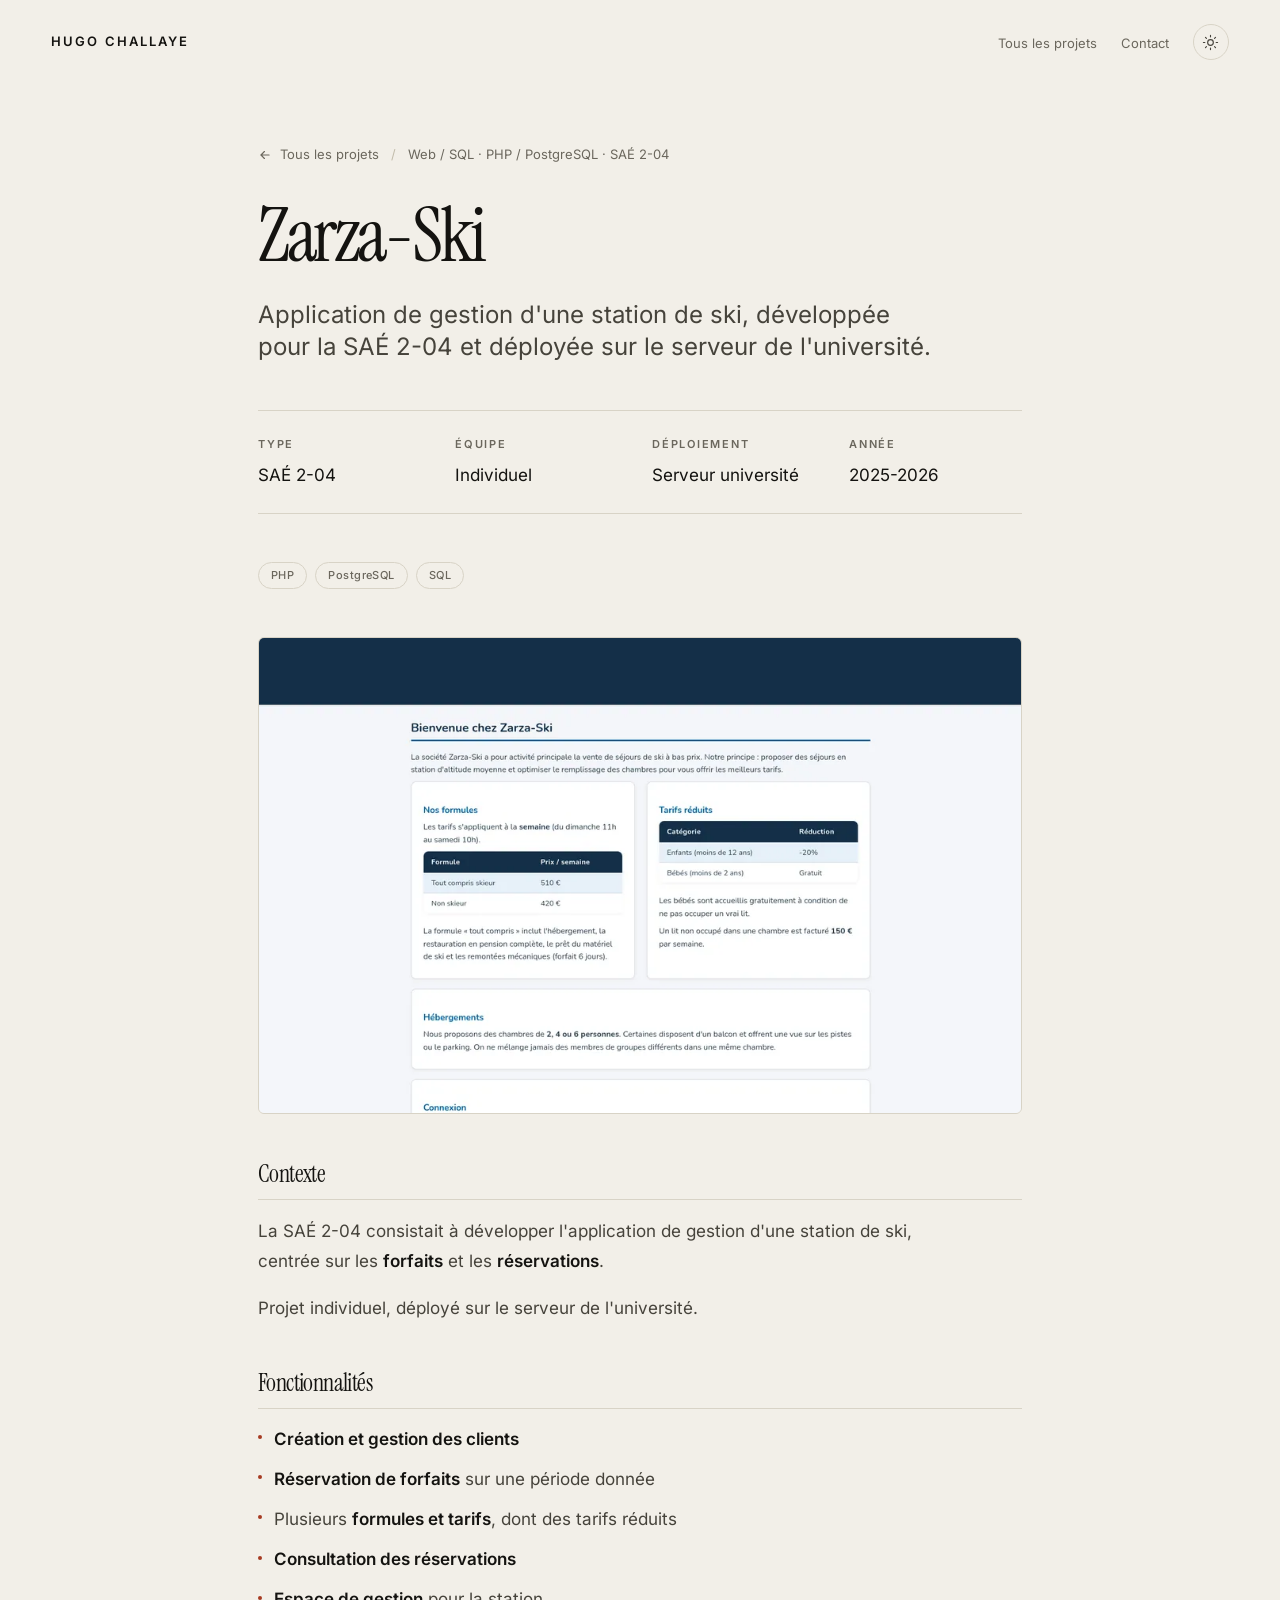
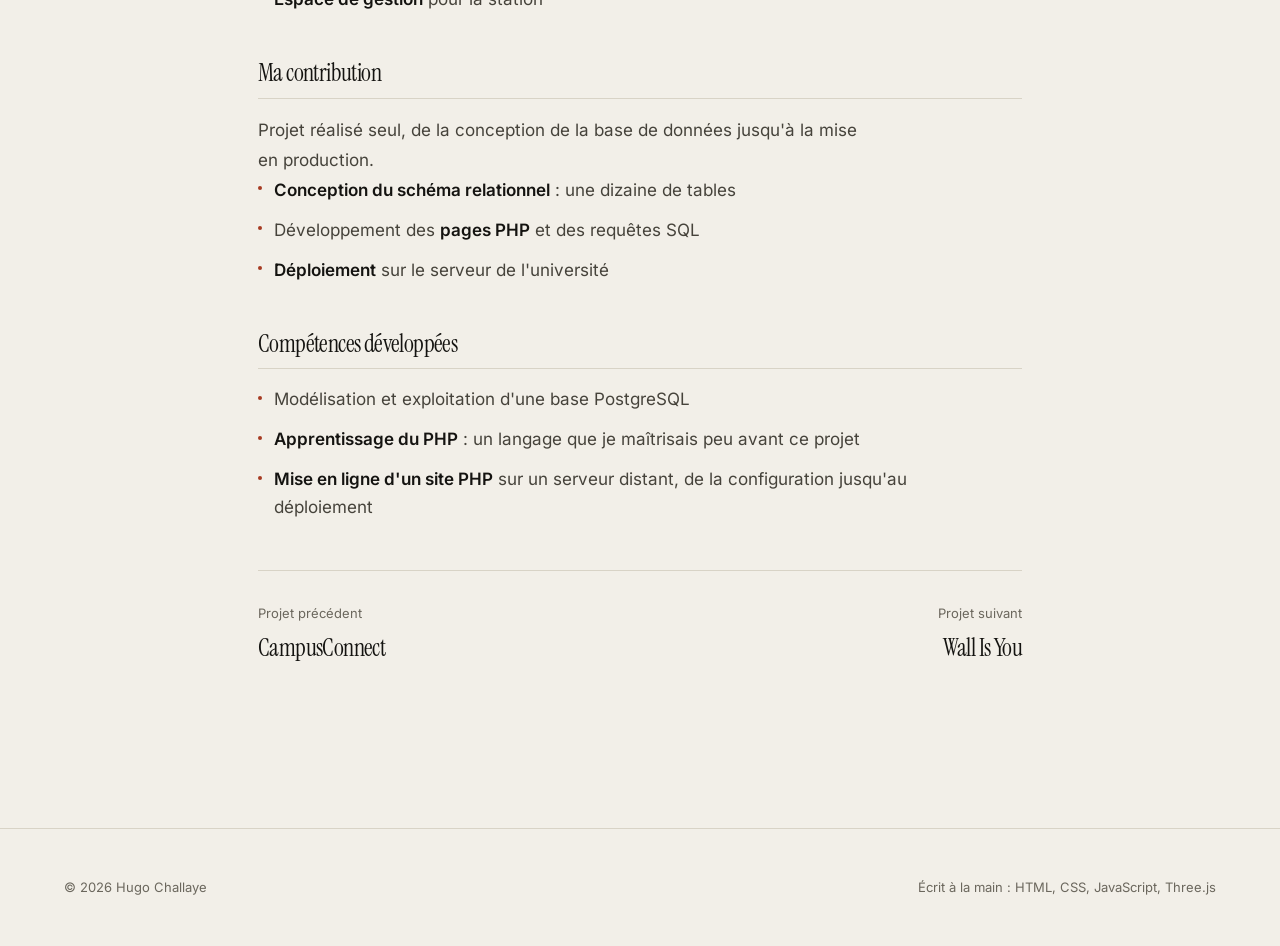
<file: pages/projets/zarza-ski.html>
<!DOCTYPE html>
<html lang="fr">
<head>
    <meta charset="UTF-8">
    <meta name="viewport" content="width=device-width, initial-scale=1.0">

    <title>Zarza-Ski — Hugo Challaye</title>
    <meta name="description" content="Application de gestion d'une station de ski, développée pour la SAÉ 2-04 et déployée sur le serveur de l'université.">
    <meta name="author" content="Hugo Challaye">
    <link rel="canonical" href="https://hugoolasticot.github.io/portfolio/pages/projets/zarza-ski.html">

    <meta property="og:type" content="article">
    <meta property="og:title" content="Zarza-Ski — Hugo Challaye">
    <meta property="og:description" content="Application de gestion d'une station de ski, développée pour la SAÉ 2-04 et déployée sur le serveur de l'université.">
    <meta property="og:url" content="https://hugoolasticot.github.io/portfolio/pages/projets/zarza-ski.html">
    <meta property="og:image" content="https://hugoolasticot.github.io/portfolio/assets/img/og-image.png">
    <meta property="og:image:alt" content="Portfolio de Hugo Challaye, étudiant en BUT Informatique">
    <meta property="og:locale" content="fr_FR">
    <meta name="twitter:card" content="summary_large_image">

    <meta name="theme-color" content="#F2EFE8" media="(prefers-color-scheme: light)">
    <meta name="theme-color" content="#0E0D0C" media="(prefers-color-scheme: dark)">

    <!-- Chemins relatifs : cette page est deux niveaux sous la racine. -->
    <link rel="icon" type="image/svg+xml" href="../../favicon.svg">
    <link rel="icon" type="image/x-icon" href="../../favicon.ico" sizes="32x32">
    <link rel="apple-touch-icon" href="../../apple-touch-icon.png">

    <link rel="preload" href="../../assets/fonts/inter-latin-variable.woff2" as="font" type="font/woff2" crossorigin>

    <link rel="preconnect" href="https://fonts.googleapis.com">
    <link rel="preconnect" href="https://fonts.gstatic.com" crossorigin>
    <link rel="stylesheet" href="https://fonts.googleapis.com/css2?family=Instrument+Serif:ital@0;1&display=swap">

    <link rel="stylesheet" href="../../assets/css/variables.css">
    <link rel="stylesheet" href="../../assets/css/base.css">
    <link rel="stylesheet" href="../../assets/css/layout.css">
    <link rel="stylesheet" href="../../assets/css/composants.css">

    <!-- Applique le thème avant le premier affichage. Doit rester en
         ligne et sans defer : sinon on voit un éclair de thème clair. -->
    <script>
        (function () {
            document.documentElement.classList.add('js');

            var choix = null;
            try {
                choix = localStorage.getItem('theme');
            } catch (e) {
                // localStorage bloqué : on retombe sur le système.
            }

            var sombre = window.matchMedia('(prefers-color-scheme: dark)').matches;
            document.documentElement.setAttribute('data-theme', choix || (sombre ? 'dark' : 'light'));
        })();
    </script>
</head>

<body>

<a class="saut-contenu" href="#contenu">Aller au contenu principal</a>

<!-- Pas de scène 3D sur les fiches projet : l'objet appartient à la
     page d'accueil, il n'aurait rien à raconter ici. -->

<header class="entete">
    <a class="entete-nom" href="../../index.html">Hugo Challaye</a>

    <div class="entete-droite">
        <nav class="nav-principale" aria-label="Navigation principale">
            <ul>
                <li><a href="../../index.html#projets">Tous les projets</a></li>
                <li><a href="../../index.html#contact">Contact</a></li>
            </ul>
        </nav>

        <button type="button" class="bouton-icone bascule-theme" aria-label="Basculer entre le thème clair et le thème sombre">
            <svg class="icone-lune" viewBox="0 0 24 24" fill="none" stroke="currentColor" stroke-width="1.6" width="17" height="17" aria-hidden="true"><path d="M21 12.79A9 9 0 1 1 11.21 3 7 7 0 0 0 21 12.79z"/></svg>
            <svg class="icone-soleil" viewBox="0 0 24 24" fill="none" stroke="currentColor" stroke-width="1.6" stroke-linecap="round" width="17" height="17" aria-hidden="true"><circle cx="12" cy="12" r="4"/><path d="M12 2v2M12 20v2M4.9 4.9l1.4 1.4M17.7 17.7l1.4 1.4M2 12h2M20 12h2M4.9 19.1l1.4-1.4M17.7 6.3l1.4-1.4"/></svg>
        </button>

        <button type="button" class="bouton-icone menu-bascule" aria-expanded="false" aria-controls="nav-principale" aria-label="Ouvrir le menu">
            <svg viewBox="0 0 24 24" fill="none" stroke="currentColor" stroke-width="1.6" stroke-linecap="round" width="17" height="17" aria-hidden="true"><path d="M4 7h16M4 12h16M4 17h16"/></svg>
        </button>
    </div>
</header>

<main class="fiche" id="contenu" tabindex="-1">

    <nav class="fiche-fil" aria-label="Fil d'Ariane">
        <a href="../../index.html#projets">
            <svg viewBox="0 0 24 24" fill="none" stroke="currentColor" stroke-width="2" stroke-linecap="round" width="14" height="14" aria-hidden="true"><path d="M19 12H5M11 18l-6-6 6-6"/></svg>
            Tous les projets
        </a>
        <span aria-hidden="true">/</span>
        <span>Web / SQL · PHP / PostgreSQL · SAÉ 2-04</span>
    </nav>
    <h1>Zarza-Ski</h1>
    <p class="fiche-chapo">Application de gestion d'une station de ski, développée pour la SAÉ 2-04 et déployée sur le serveur de l'université.</p>

    <dl class="fiche-meta">
        <div><dt>Type</dt><dd>SAÉ 2-04</dd></div>
        <div><dt>Équipe</dt><dd>Individuel</dd></div>
        <div><dt>Déploiement</dt><dd>Serveur université</dd></div>
        <div><dt>Année</dt><dd>2025-2026</dd></div>
    </dl>

    <div class="fiche-etiquettes">
        <span class="etiquette">PHP</span>
        <span class="etiquette">PostgreSQL</span>
        <span class="etiquette">SQL</span>
    </div>

    <figure class="fiche-visuel">
        <img src="../../assets/img/projets/zarza-ski.webp" alt="Page d'accueil de Zarza-Ski présentant les formules et les tarifs réduits" width="1200" height="600" loading="lazy" decoding="async">
    </figure>


    <section class="fiche-bloc">
        <h2>Contexte</h2>
        <p>La SAÉ 2-04 consistait à développer l'application de gestion d'une station de ski, centrée sur les <strong>forfaits</strong> et les <strong>réservations</strong>.</p>
        <p>Projet individuel, déployé sur le serveur de l'université.</p>
    </section>

    <section class="fiche-bloc">
        <h2>Fonctionnalités</h2>
        <ul>
            <li><strong>Création et gestion des clients</strong></li>
            <li><strong>Réservation de forfaits</strong> sur une période donnée</li>
            <li>Plusieurs <strong>formules et tarifs</strong>, dont des tarifs réduits</li>
            <li><strong>Consultation des réservations</strong></li>
            <li><strong>Espace de gestion</strong> pour la station</li>
        </ul>
    </section>

    <section class="fiche-bloc">
        <h2>Ma contribution</h2>
        <p>Projet réalisé seul, de la conception de la base de données jusqu'à la mise en production.</p>
        <ul>
            <li><strong>Conception du schéma relationnel</strong> : une dizaine de tables</li>
            <li>Développement des <strong>pages PHP</strong> et des requêtes SQL</li>
            <li><strong>Déploiement</strong> sur le serveur de l'université</li>
        </ul>
    </section>

    <section class="fiche-bloc">
        <h2>Compétences développées</h2>
        <ul>
            <li>Modélisation et exploitation d'une base PostgreSQL</li>
            <li><strong>Apprentissage du PHP</strong> : un langage que je maîtrisais peu avant ce projet</li>
            <li><strong>Mise en ligne d'un site PHP</strong> sur un serveur distant, de la configuration jusqu'au déploiement</li>
        </ul>
    </section>

    <nav class="fiche-suite" aria-label="Projet précédent et suivant">
        <a href="campusconnect.html">Projet précédent<strong>CampusConnect</strong></a>
        <a href="wall-is-you.html" style="text-align:right">Projet suivant<strong>Wall Is You</strong></a>
    </nav>

</main>

<footer class="pied">
    <span>© 2026 Hugo Challaye</span>
    <span>Écrit à la main : HTML, CSS, JavaScript, Three.js</span>
</footer>

<button type="button" class="vers-haut" aria-label="Revenir en haut de la page">
    <svg viewBox="0 0 24 24" fill="none" stroke="currentColor" stroke-width="2" stroke-linecap="round" aria-hidden="true"><path d="M12 19V5M5 12l7-7 7 7"/></svg>
</button>

<script src="../../assets/js/interface.js" defer></script>

</body>
</html>
</file>
<file: assets/css/variables.css>
/* ============================================================
   JETONS DE DESIGN
   ============================================================
   Ce fichier ne contient que des variables : aucune règle de mise
   en forme. C'est le vocabulaire du site, les autres fichiers ne
   font que l'employer.

   Les noms décrivent le RÔLE (fond, encre, trait) et jamais la
   couleur elle-même, pour que le thème sombre puisse réutiliser
   exactement les mêmes noms en changeant seulement les valeurs.

   À charger en premier : une variable doit être définie avant
   d'être utilisée.
   ============================================================ */

:root {
    color-scheme: light;

    /* ========================================================
       COULEURS — fonds et traits
       ========================================================
       Un ivoire tiré vers le papier, pas un blanc d'écran. Le
       blanc pur sur une grande surface fatigue et fait ressortir
       le moindre défaut de calibrage. */
    --fond:         #F2EFE8;
    --surface:      #E8E4DA;   /* encarts, cartes, champs */
    --surface-2:    #DEDACE;   /* survol d'un encart */
    --trait:        #D8D3C6;
    --trait-fort:   #C2BCAB;

    /* ========================================================
       COULEURS — encre
       ========================================================
       Ratios mesurés sur --fond. Minimum WCAG AA : 4,5:1. */
    --encre:        #141310;   /* principal    — 15,8:1 */
    --encre-2:      #46433B;   /* secondaire   —  9,4:1 */
    --encre-3:      #6B675D;   /* tertiaire    —  5,1:1 */

    /* ========================================================
       COULEURS — accent cinabre
       ========================================================
       Seul point de couleur du site. Tout le reste est
       achromatique : une couleur unique tenue partout donne plus
       de caractère qu'une palette.

       --sur-accent est la couleur du texte POSÉ SUR l'accent.
       C'est elle qui s'inverse d'un thème à l'autre, pas l'accent. */
    --accent:       #A63A22;   /* 5,9:1 sur --fond */
    --accent-vif:   #C4462A;   /* survol */
    --accent-voile: rgba(166, 58, 34, 0.09);
    --sur-accent:   #F2EFE8;   /* 5,4:1 sur --accent */

    /* Couleur du signal « à compléter » */
    --attente:      #7A5A12;   /* 5,3:1 sur --fond */
    --attente-voile: rgba(122, 90, 18, 0.09);

    /* ========================================================
       LA SCÈNE 3D
       ========================================================
       Lues par scene-3d.js via getComputedStyle, pour que le
       CSS reste la seule source de vérité des couleurs. Elles
       changent donc avec le thème sans dupliquer les valeurs
       dans le JavaScript.

       --verre       : teinte de la coque
       --graphe      : teinte du réseau de nœuds à l'intérieur
       --iris-a / -b : les deux extrêmes de l'irisation, mélangés
                       par le shader selon l'angle de vue */
    --verre:        #1B1A17;
    --graphe:       #A63A22;
    --iris-a:       #3E6FB0;
    --iris-b:       #C4462A;

    /* ========================================================
       ESPACEMENT
       ========================================================
       Échelle sur une grille de 4 px. On n'utilise que ces
       valeurs pour les marges, les paddings et les gouttières.
       Les valeurs de 1 à 3 px restent écrites en clair : ce sont
       des traits, pas des espacements. */
    --e1:   4px;
    --e2:   8px;
    --e3:  12px;
    --e4:  16px;
    --e5:  24px;
    --e6:  32px;
    --e7:  48px;
    --e8:  64px;
    --e9:  96px;
    --e10: 144px;
    --e11: 220px;

    /* ========================================================
       TYPOGRAPHIE
       ========================================================
       Deux familles, pas trois. Le serif porte les titres et
       donne le registre ; la grotesque porte tout le reste. */
    --titre:  'Instrument Serif', Georgia, 'Times New Roman', serif;
    --texte:  'Inter', system-ui, -apple-system, sans-serif;

    /* clamp(plancher, valeur souple, plafond) : la taille suit la
       largeur de l'écran sans jamais sortir des bornes, ce qui
       évite d'écrire une taille par media query. */
    --t-micro: 11px;                        /* labels capitales, numéros */
    --t-petit: 13px;
    --t-base:  clamp(15px, 0.35vw + 14px, 17px);
    --t-lead:  clamp(18px, 0.8vw + 15px, 24px);   /* chapôs */
    --t-h3:    clamp(19px, 0.6vw + 17px, 24px);
    --t-h2:    clamp(30px, 3.2vw + 16px, 60px);
    /* Le nom sur l'accueil. Le plancher est haut volontairement :
       à 13vw sur un écran de 375 px, le titre retombait à 49 px et
       n'avait plus rien d'un titre d'accueil. */
    --t-geant: clamp(68px, 13vw, 210px);

    --g-normal:   400;
    --g-moyen:    500;
    --g-semi:     600;

    /* Hauteurs de ligne */
    --i-geant: 0.84;
    --i-titre: 1.02;
    /* Employée par les chapôs et les titres de niveau 3. Elle était
       à 1,22 : correct pour un titre d'une ligne, trop serré pour un
       chapô de trois ou quatre lignes à 24 px. */
    --i-serre: 1.32;
    --i-base:  1.65;
    --i-ample: 1.8;

    /* Interlettrage. Les grands corps en serif ont besoin d'être
       resserrés, les petits labels en capitales d'être écartés. */
    --l-geant: -0.045em;
    --l-titre: -0.025em;
    --l-label: 0.16em;

    /* ========================================================
       FORMES ET MOUVEMENT
       ======================================================== */
    --r-petit:  3px;
    --r-moyen:  6px;
    --r-rond:   999px;

    --ombre:      0 1px 2px rgba(20, 19, 16, 0.05),
                  0 12px 32px -12px rgba(20, 19, 16, 0.16);
    --ombre-haut: 0 2px 4px rgba(20, 19, 16, 0.06),
                  0 24px 56px -16px rgba(20, 19, 16, 0.22);

    --d-vif:   0.18s;   /* changements d'état */
    --d-base:  0.42s;   /* déplacements */
    --d-lent:  0.9s;    /* révélations au scroll */

    /* Courbe d'accélération unique pour tout le site. Démarrage
       franc, arrivée très amortie : c'est elle qui donne
       l'impression de calme recherchée. */
    --courbe: cubic-bezier(0.16, 1, 0.3, 1);

    /* Largeur de lecture maximale d'un paragraphe : au-delà
       d'environ 70 caractères, l'œil perd le début de la ligne
       suivante. */
    --mesure: 62ch;
}

/* ============================================================
   THÈME SOMBRE
   ============================================================
   Posé par le script en ligne du <head> sous forme d'un attribut
   data-theme="dark" sur <html>.

   Seules les couleurs changent. Espacements, tailles, graisses,
   rayons et durées sont communs aux deux thèmes.

   L'objet 3D s'inverse lui aussi : en sombre, le verre devient
   clair et lumineux au lieu d'être fumé.
   ============================================================ */
:root[data-theme="dark"] {
    color-scheme: dark;

    --fond:         #0E0D0C;
    --surface:      #1A1917;
    --surface-2:    #222120;
    --trait:        #2A2825;
    --trait-fort:   #3C3934;

    --encre:        #F2EFE8;   /* 15,8:1 */
    --encre-2:      #B8B3A8;   /*  9,1:1 */
    --encre-3:      #8A857A;   /*  5,0:1 */

    /* Le cinabre est éclairci : à 5,9:1 sur l'ivoire, il tombait
       à 3,1:1 sur l'encre. On remonte en luminosité et le texte
       posé dessus repasse en foncé. */
    --accent:       #E86A4C;   /* 5,4:1 */
    --accent-vif:   #F5825F;
    --accent-voile: rgba(232, 106, 76, 0.12);
    --sur-accent:   #0E0D0C;   /* 6,8:1 sur --accent */

    --attente:      #D2A23C;   /* 5,6:1 */
    --attente-voile: rgba(210, 162, 60, 0.12);

    --verre:        #E6E2D8;
    --graphe:       #E86A4C;
    --iris-a:       #6E9BD8;
    --iris-b:       #F5825F;

    --ombre:      0 1px 2px rgba(0, 0, 0, 0.4),
                  0 12px 32px -12px rgba(0, 0, 0, 0.6);
    --ombre-haut: 0 2px 4px rgba(0, 0, 0, 0.45),
                  0 24px 56px -16px rgba(0, 0, 0, 0.7);
}
</file>
<file: assets/css/base.css>
/* ============================================================
   BASE
   ============================================================
   Remise à plat des styles du navigateur, typographie de fond,
   et les règles d'accessibilité qui s'appliquent à tout le site.
   Aucun composant ici.
   ============================================================ */

/* ------------------------------------------------------------
   La police de texte est servie par le site lui-même. Un seul
   fichier variable couvre toutes les graisses de 100 à 900, là
   où il aurait fallu quatre fichiers statiques.

   font-display: swap — le texte s'affiche immédiatement dans la
   police de repli, puis bascule sur Inter une fois chargée. Le
   visiteur lit pendant le chargement au lieu d'attendre devant
   une page blanche.
   ------------------------------------------------------------ */
@font-face {
    font-family: 'Inter';
    src: url('../fonts/inter-latin-variable.woff2') format('woff2-variations');
    font-weight: 100 900;
    font-style: normal;
    font-display: swap;
}

/* ------------------------------------------------------------
   REMISE À PLAT
   ------------------------------------------------------------ */
*,
*::before,
*::after {
    box-sizing: border-box;
}

* {
    margin: 0;
    padding: 0;
}

html {
    /* Le défilement fluide natif sert de repli quand Lenis n'est
       pas actif (JavaScript coupé, ou mouvement réduit demandé).
       Lenis, lui, prend la main en JavaScript. */
    scroll-behavior: smooth;

    /* Les ancres ne doivent pas se coller sous l'en-tête fixe. */
    scroll-padding-top: var(--e9);

    -webkit-text-size-adjust: 100%;
}

body {
    background: var(--fond);
    color: var(--encre);
    font-family: var(--texte);
    font-size: var(--t-base);
    line-height: var(--i-base);
    font-weight: var(--g-normal);

    -webkit-font-smoothing: antialiased;
    -moz-osx-font-smoothing: grayscale;

    /* Aucune page ne doit pouvoir défiler horizontalement : la
       scène 3D déborde volontairement du cadre.

       `clip` plutôt que `hidden` : `hidden` transforme le <body> en
       conteneur de défilement, ce qui peut rogner les éléments en
       position fixe ou collante posés à l'intérieur. `clip` coupe
       le débordement sans rien créer de tel. `hidden` reste en
       repli pour les navigateurs qui ne connaissent pas `clip`. */
    overflow-x: hidden;
    overflow-x: clip;

    /* Pas de transition sur le fond ni sur la couleur du texte.
       Les deux sont alimentés par des variables qui changent au
       basculement de thème, et une transition dont la valeur de
       départ est elle-même redéfinie en cours de route peut rester
       bloquée : en enchaînant plusieurs basculements rapprochés, la
       page se retrouvait annoncée en thème clair avec un fond resté
       sombre, donc texte sombre sur fond sombre.

       Le reste du site change de couleur instantanément de toute
       façon : faire fondre le seul fond était autant un défaut de
       cohérence qu'un risque. */
}

img,
picture,
svg,
canvas {
    display: block;
    max-width: 100%;
}

img {
    height: auto;
}

button,
input,
textarea,
select {
    font: inherit;
    color: inherit;
}

button {
    background: none;
    border: 0;
    cursor: pointer;
}

ul,
ol {
    list-style: none;
}

a {
    color: inherit;
    text-decoration: none;
}

/* ------------------------------------------------------------
   TYPOGRAPHIE
   ------------------------------------------------------------ */
h1, h2, h3, h4 {
    font-family: var(--titre);
    font-weight: var(--g-normal);
    line-height: var(--i-titre);
    letter-spacing: var(--l-titre);

    /* text-wrap: balance répartit les mots entre les lignes d'un
       titre au lieu de laisser une ligne orpheline d'un seul mot.
       Ignoré par les navigateurs qui ne le connaissent pas. */
    text-wrap: balance;
}

h1 { font-size: var(--t-h2); }
h2 { font-size: var(--t-h2); }
h3 {
    font-size: var(--t-h3);
    line-height: var(--i-serre);
}

p {
    text-wrap: pretty;   /* évite les lignes veuves en fin de paragraphe */
}

strong {
    font-weight: var(--g-semi);
    color: var(--encre);
}

em {
    font-style: italic;
}

code {
    font-family: ui-monospace, 'SFMono-Regular', 'Cascadia Mono', Menlo, monospace;
    font-size: 0.88em;
    background: var(--surface);
    border: 1px solid var(--trait);
    border-radius: var(--r-petit);
    padding: 0.1em 0.38em;
}

/* Les labels techniques : numéro de section, étiquettes, méta.
   Capitales espacées et chiffres à chasse fixe, pour que les
   nombres s'alignent verticalement d'une ligne à l'autre. */
.label {
    font-family: var(--texte);
    font-size: var(--t-micro);
    font-weight: var(--g-semi);
    letter-spacing: var(--l-label);
    text-transform: uppercase;
    font-variant-numeric: tabular-nums;
    color: var(--encre-3);
}

/* ------------------------------------------------------------
   SÉLECTION
   ------------------------------------------------------------ */
::selection {
    background: var(--accent);
    color: var(--sur-accent);
}

/* ------------------------------------------------------------
   ACCESSIBILITÉ
   ------------------------------------------------------------ */

/* Premier élément focusable de chaque page. Invisible tant qu'on
   ne l'a pas atteint au clavier ; il évite de retraverser toute
   la navigation pour arriver au contenu. */
.saut-contenu {
    position: absolute;
    top: var(--e4);
    left: var(--e4);
    z-index: 100;
    padding: var(--e3) var(--e5);
    background: var(--encre);
    color: var(--fond);
    border-radius: var(--r-moyen);
    font-size: var(--t-petit);
    font-weight: var(--g-semi);

    /* Sorti de l'écran plutôt que display:none : un élément en
       display:none n'est pas focusable du tout. */
    transform: translateY(calc(-100% - var(--e5)));
    transition: transform var(--d-vif) var(--courbe);
}

.saut-contenu:focus {
    transform: translateY(0);
}

/* Anneau de focus unique pour tout le site. :focus-visible ne
   se déclenche qu'à la navigation clavier, jamais au clic
   souris — on garde donc le repère sans polluer l'usage à la
   souris. */
:focus-visible {
    outline: 2px solid var(--accent);
    outline-offset: 3px;
    border-radius: var(--r-petit);
}

/* Texte réservé aux lecteurs d'écran : présent dans le document,
   invisible à l'écran. */
.lecteur-seul {
    position: absolute;
    width: 1px;
    height: 1px;
    padding: 0;
    overflow: hidden;
    clip-path: inset(50%);
    white-space: nowrap;
    border: 0;
}

/* ------------------------------------------------------------
   MOUVEMENT RÉDUIT
   ------------------------------------------------------------
   Quand le visiteur a demandé moins d'animations dans les
   réglages de son système, on coupe tout : transitions,
   animations, et défilement fluide. La scène 3D se fige de son
   côté (voir scene-3d.js), le site reste entièrement utilisable.
   ------------------------------------------------------------ */
@media (prefers-reduced-motion: reduce) {
    html {
        scroll-behavior: auto;
    }

    *,
    *::before,
    *::after {
        animation-duration: 0.01ms !important;
        animation-iteration-count: 1 !important;
        transition-duration: 0.01ms !important;
        scroll-behavior: auto !important;
    }

    /* Les éléments révélés au scroll doivent rester visibles :
       sans cette règle, couper la transition les laisserait
       transparents pour toujours. */
    .reveler {
        opacity: 1 !important;
        transform: none !important;
    }
}

/* ------------------------------------------------------------
   IMPRESSION
   ------------------------------------------------------------ */
@media print {
    .scene-3d,
    .entete,
    .vers-haut,
    .saut-contenu {
        display: none !important;
    }

    body {
        background: #fff;
        color: #000;
    }
}
</file>
<file: assets/css/layout.css>
/* ============================================================
   MISE EN PAGE
   ============================================================
   Structure générale : la scène 3D en fond fixe, l'en-tête, le
   rythme des sections, la grille de contenu, le pied de page.
   ============================================================ */

/* ------------------------------------------------------------
   LA SCÈNE 3D
   ------------------------------------------------------------
   Le canvas est fixé derrière toute la page et ne bouge jamais :
   c'est le contenu qui défile devant lui. C'est ce qui donne
   l'impression d'un objet unique qu'on observe sous des angles
   différents, plutôt que d'une image qui accompagne le scroll.

   pointer-events: none — sans cette ligne, le canvas capterait
   tous les clics et le site deviendrait inutilisable.

   aria-hidden est posé sur le canvas dans le HTML : l'objet est
   décoratif, il n'a rien à annoncer à un lecteur d'écran.
   ------------------------------------------------------------ */
.scene-3d {
    position: fixed;
    inset: 0;
    z-index: 0;
    pointer-events: none;

    /* Le canvas apparaît en fondu une fois la première image
       rendue (classe posée par scene-3d.js). Sans cela, on
       verrait un rectangle vide pendant le chargement. */
    opacity: 0;
    transition: opacity 1.2s var(--courbe);
}

.scene-3d.est-prete {
    opacity: 1;
}

.scene-3d canvas {
    width: 100%;
    height: 100%;
}

/* Tout le contenu passe devant la scène. */
.entete,
.contenu,
.pied,
.vers-haut {
    position: relative;
    z-index: 1;
}

/* ------------------------------------------------------------
   EN-TÊTE
   ------------------------------------------------------------
   Fine, fixée, presque transparente. Elle ne doit jamais entrer
   en concurrence avec l'objet 3D.
   ------------------------------------------------------------ */
.entete {
    position: fixed;
    top: 0;
    left: 0;
    right: 0;
    z-index: 20;

    display: flex;
    align-items: center;
    justify-content: space-between;
    gap: var(--e5);
    padding: var(--e5) clamp(var(--e5), 4vw, var(--e8));

    /* Seuls le fond et le filet changent au défilement. Une version
       antérieure réduisait aussi le padding : animer une marge
       intérieure force le navigateur à refaire la mise en page, et
       une barre qui change de hauteur sous le curseur fait sauter
       tout le contenu. */
    transition: background var(--d-base) var(--courbe),
                border-color var(--d-base) var(--courbe);
    border-bottom: 1px solid transparent;
}

/* Dès qu'on quitte le haut de page, l'en-tête se densifie pour
   rester lisible par-dessus le contenu qui passe dessous.
   Le flou d'arrière-plan n'est appliqué que s'il est supporté :
   sans @supports, les navigateurs qui l'ignorent afficheraient
   un fond entièrement opaque. */
.entete.est-detachee {
    border-bottom-color: var(--trait);
    background: var(--fond);
}

@supports (backdrop-filter: blur(12px)) or (-webkit-backdrop-filter: blur(12px)) {
    .entete.est-detachee {
        background: color-mix(in srgb, var(--fond) 72%, transparent);
        -webkit-backdrop-filter: blur(14px) saturate(1.4);
        backdrop-filter: blur(14px) saturate(1.4);
    }
}

.entete-nom {
    font-family: var(--texte);
    font-size: var(--t-petit);
    font-weight: var(--g-semi);
    letter-spacing: var(--l-label);
    text-transform: uppercase;
}

.entete-droite {
    display: flex;
    align-items: center;
    gap: var(--e5);
}

.nav-principale ul {
    display: flex;
    gap: var(--e5);
}

.nav-principale a {
    position: relative;
    font-size: var(--t-petit);
    color: var(--encre-3);
    padding-block: var(--e1);
    transition: color var(--d-vif) var(--courbe);
}

.nav-principale a:hover,
.nav-principale a.est-active {
    color: var(--encre);
}

/* Le trait sous le lien de la section en cours. On anime
   scaleX plutôt que la largeur : une transformation est
   calculée par la carte graphique, une largeur oblige le
   navigateur à refaire toute la mise en page. */
.nav-principale a::after {
    content: '';
    position: absolute;
    left: 0;
    right: 0;
    bottom: 0;
    height: 1px;
    background: var(--accent);
    transform: scaleX(0);
    transform-origin: left;
    transition: transform var(--d-base) var(--courbe);
}

.nav-principale a.est-active::after {
    transform: scaleX(1);
}

/* Boutons ronds de l'en-tête : thème, menu. */
.bouton-icone {
    display: grid;
    place-items: center;
    width: 36px;
    height: 36px;
    border-radius: var(--r-rond);
    border: 1px solid var(--trait);
    color: var(--encre-2);
    transition: border-color var(--d-vif) var(--courbe),
                color var(--d-vif) var(--courbe),
                background var(--d-vif) var(--courbe);
}

.bouton-icone:hover {
    border-color: var(--trait-fort);
    color: var(--encre);
    background: var(--surface);
}

/* Une seule des deux icônes du bouton de thème est affichée.
   On montre l'icône de la destination : en thème clair, on
   propose la lune. */
.icone-lune { display: none; }
.icone-soleil { display: block; }
:root[data-theme="dark"] .icone-lune { display: block; }
:root[data-theme="dark"] .icone-soleil { display: none; }

/* ------------------------------------------------------------
   RYTHME DES SECTIONS
   ------------------------------------------------------------
   Beaucoup d'air entre les sections : c'est ce vide qui laisse
   l'objet 3D exister entre deux blocs de texte.
   ------------------------------------------------------------ */
.contenu > section {
    padding-inline: clamp(var(--e5), 5vw, var(--e9));
    padding-block: clamp(var(--e9), 14vh, var(--e11));
}

.section-large {
    max-width: 1320px;
    margin-inline: auto;
}

/* En-tête de section : le numéro et le titre.
   Le numéro est en <span> à l'intérieur du <h2> et non dans un
   élément à part : il fait partie du titre annoncé. */
.section-titre {
    display: flex;
    align-items: baseline;
    gap: var(--e4);
    margin-bottom: var(--e8);
}

.section-titre .numero {
    font-family: var(--texte);
    font-size: var(--t-micro);
    font-weight: var(--g-semi);
    letter-spacing: var(--l-label);
    color: var(--accent);
    font-variant-numeric: tabular-nums;

    /* Le numéro ne doit jamais se retrouver seul sur sa ligne. */
    flex-shrink: 0;
    transform: translateY(-0.55em);
}

/* ------------------------------------------------------------
   ACCUEIL
   ------------------------------------------------------------ */
.accueil {
    min-height: 100vh;
    min-height: 100svh;   /* sur mobile, hors barres du navigateur */
    display: flex;
    flex-direction: column;
    justify-content: space-between;

    /* On laisse la place de l'en-tête fixe en haut. */
    padding-top: clamp(var(--e9), 16vh, var(--e10)) !important;
    padding-bottom: clamp(var(--e6), 6vh, var(--e8)) !important;
}

.accueil-haut {
    display: flex;
    justify-content: space-between;
    align-items: flex-start;
    gap: var(--e5);
    flex-wrap: wrap;
}

/* Le nom, en très grand. C'est la seule pièce typographique de
   cette taille sur le site : elle ne se répète nulle part. */
.accueil-nom {
    font-family: var(--titre);
    font-size: var(--t-geant);
    line-height: var(--i-geant);
    letter-spacing: var(--l-geant);
    font-weight: var(--g-normal);
    margin-block: auto;
}

.accueil-nom span {
    display: block;
}

/* La deuxième ligne est décalée et en italique : le décalage
   crée un déséquilibre volontaire qui empêche le bloc de
   ressembler à un logo centré. */
.accueil-nom .ligne-2 {
    font-style: italic;
    padding-left: clamp(var(--e5), 9vw, var(--e10));
    color: var(--accent);
}

.accueil-bas {
    display: flex;
    justify-content: space-between;
    align-items: flex-end;
    gap: var(--e7);
    flex-wrap: wrap;
}

.accueil-accroche {
    max-width: 34ch;
    font-size: var(--t-lead);
    line-height: var(--i-serre);
    color: var(--encre-2);
    letter-spacing: -0.01em;
}

/* Invitation à descendre. Le trait s'étire en boucle. */
.indice-scroll {
    display: flex;
    align-items: center;
    gap: var(--e3);
    color: var(--encre-3);
    font-size: var(--t-micro);
    font-weight: var(--g-semi);
    letter-spacing: var(--l-label);
    text-transform: uppercase;
}

.indice-scroll::after {
    content: '';
    width: 56px;
    height: 1px;
    background: var(--trait-fort);
    transform-origin: left;
    animation: etirer 2.6s var(--courbe) infinite;
}

@keyframes etirer {
    0%, 100% { transform: scaleX(0.25); opacity: 0.4; }
    50%      { transform: scaleX(1);    opacity: 1; }
}

/* ------------------------------------------------------------
   GRILLE À DEUX COLONNES
   ------------------------------------------------------------
   Employée par « À propos » et « Parcours » : un intitulé court
   à gauche, le contenu à droite. En dessous de 900 px, tout
   repasse en une seule colonne.
   ------------------------------------------------------------ */
.duo {
    display: grid;
    grid-template-columns: minmax(0, 1fr);
    gap: var(--e7);
}

@media (min-width: 900px) {
    .duo {
        grid-template-columns: minmax(0, 0.9fr) minmax(0, 1.4fr);
        gap: clamp(var(--e7), 6vw, var(--e9));
    }
}

.duo-texte > p + p {
    margin-top: var(--e4);
}

.duo-texte p {
    max-width: var(--mesure);
    color: var(--encre-2);
    line-height: var(--i-ample);
}

/* Énoncé court et large, en serif : sert de contrepoint aux
   paragraphes. */
.enonce {
    font-family: var(--titre);
    font-size: var(--t-h2);
    line-height: var(--i-titre);
    letter-spacing: var(--l-titre);
    max-width: 18ch;
}

.enonce em {
    color: var(--accent);
}

/* ------------------------------------------------------------
   PIED DE PAGE
   ------------------------------------------------------------ */
.pied {
    border-top: 1px solid var(--trait);
    padding: var(--e7) clamp(var(--e5), 5vw, var(--e9));
    margin-top: var(--e8);

    display: flex;
    justify-content: space-between;
    align-items: center;
    gap: var(--e5);
    flex-wrap: wrap;

    font-size: var(--t-petit);
    color: var(--encre-3);
}

.pied a:hover {
    color: var(--encre);
}

/* ------------------------------------------------------------
   RETOUR EN HAUT
   ------------------------------------------------------------ */
.vers-haut {
    position: fixed;
    right: clamp(var(--e4), 3vw, var(--e6));
    bottom: clamp(var(--e4), 3vw, var(--e6));
    z-index: 20;

    display: grid;
    place-items: center;
    width: 42px;
    height: 42px;
    border-radius: var(--r-rond);
    border: 1px solid var(--trait);
    background: var(--fond);
    color: var(--encre-2);

    opacity: 0;
    transform: translateY(12px);
    pointer-events: none;
    transition: opacity var(--d-base) var(--courbe),
                transform var(--d-base) var(--courbe),
                border-color var(--d-vif) var(--courbe);
}

.vers-haut.est-visible {
    opacity: 1;
    transform: translateY(0);
    pointer-events: auto;
}

.vers-haut:hover {
    border-color: var(--trait-fort);
    color: var(--encre);
}

/* ------------------------------------------------------------
   RÉVÉLATIONS AU SCROLL
   ------------------------------------------------------------
   Classe posée par interface.js sur les blocs à révéler. Le
   décalage est un déplacement discret : une apparition qui vient
   de trop loin donne l'impression d'attendre.
   ------------------------------------------------------------ */
.reveler {
    opacity: 0;
    transform: translateY(18px);
    transition: opacity var(--d-lent) var(--courbe),
                transform var(--d-lent) var(--courbe);
}

.reveler.est-visible {
    opacity: 1;
    transform: none;
}

/* Sans JavaScript, rien n'ajoute la classe .est-visible : le
   contenu resterait invisible pour toujours. La classe .js est
   posée par le script en ligne du <head>, donc cette règle ne
   s'applique que lorsque le JavaScript a bien démarré. */
html:not(.js) .reveler {
    opacity: 1;
    transform: none;
}

/* ------------------------------------------------------------
   NAVIGATION EN PETIT ÉCRAN
   ------------------------------------------------------------
   Sous 760 px, la navigation passe dans un panneau déroulant
   ouvert par le bouton menu.
   ------------------------------------------------------------ */
.menu-bascule {
    display: none;
}

@media (max-width: 759px) {
    .menu-bascule {
        display: grid;
    }

    .nav-principale {
        position: absolute;
        top: 100%;
        left: 0;
        right: 0;

        background: var(--fond);
        border-bottom: 1px solid var(--trait);
        padding: var(--e5) clamp(var(--e5), 4vw, var(--e8)) var(--e6);

        /* Replié : on n'utilise ni display:none ni visibility,
           pour garder une transition. pointer-events coupe
           l'interaction, et le HTML porte inert quand c'est
           supporté (voir interface.js). */
        opacity: 0;
        transform: translateY(-8px);
        pointer-events: none;
        transition: opacity var(--d-vif) var(--courbe),
                    transform var(--d-vif) var(--courbe);
    }

    .nav-principale.est-ouverte {
        opacity: 1;
        transform: translateY(0);
        pointer-events: auto;
    }

    .nav-principale ul {
        flex-direction: column;
        gap: var(--e4);
    }

    .nav-principale a {
        font-size: var(--t-base);
    }

    .accueil-bas {
        align-items: flex-start;
        flex-direction: column;
        gap: var(--e5);
    }
}
</file>
<file: assets/css/composants.css>
/* ============================================================
   COMPOSANTS
   ============================================================
   Les briques réutilisables : boutons, cartes projet, filtres,
   groupes de compétences, frise, liens de contact, et la mise en
   forme des fiches projet.
   ============================================================ */

/* ------------------------------------------------------------
   BOUTONS
   ------------------------------------------------------------ */
.bouton {
    display: inline-flex;
    align-items: center;
    gap: var(--e2);
    padding: var(--e3) var(--e5);
    border-radius: var(--r-rond);
    font-size: var(--t-petit);
    font-weight: var(--g-semi);
    letter-spacing: 0.02em;
    border: 1px solid transparent;
    transition: background var(--d-vif) var(--courbe),
                border-color var(--d-vif) var(--courbe),
                color var(--d-vif) var(--courbe),
                transform var(--d-vif) var(--courbe);
}

.bouton:hover {
    transform: translateY(-1px);
}

.bouton-plein {
    background: var(--encre);
    color: var(--fond);
}

.bouton-plein:hover {
    background: var(--accent);
    color: var(--sur-accent);
}

.bouton-creux {
    border-color: var(--trait-fort);
    color: var(--encre);
}

.bouton-creux:hover {
    border-color: var(--encre);
    background: var(--surface);
}

/* La flèche des boutons et des liens avance au survol. */
.bouton svg,
.lien-fleche svg {
    width: 14px;
    height: 14px;
    transition: transform var(--d-base) var(--courbe);
}

.bouton:hover svg,
.lien-fleche:hover svg {
    transform: translate(2px, -2px);
}

/* ------------------------------------------------------------
   COMPÉTENCES
   ------------------------------------------------------------
   Groupées par catégorie, sans barre de pourcentage : une barre
   à 80 % ne veut rien dire et personne ne sait sur quoi elle est
   mesurée.

   La grille se règle sur l'espace disponible plutôt que sur la
   largeur de l'écran : auto-fit + minmax crée autant de colonnes
   qu'il en tient, sans aucune media query.
   ------------------------------------------------------------ */
.grille-competences {
    display: grid;
    grid-template-columns: repeat(auto-fit, minmax(min(260px, 100%), 1fr));
    background: var(--fond);
    border: 1px solid var(--trait);
    border-radius: var(--r-moyen);
    overflow: hidden;
}

/* Les filets de séparation sont tracés en box-shadow, et non par
   une gouttière laissant voir le fond de la grille.
   Avec `auto-fit`, le nombre de colonnes dépend de la largeur
   disponible : la dernière ligne est presque toujours incomplète,
   et les cellules vides laissaient alors apparaître des blocs gris
   à la place du fond.

   Une ombre portée ne prend aucune place dans la mise en page et
   n'existe que sur les cellules réellement présentes. Celles de la
   dernière colonne et de la dernière ligne débordent sur la
   bordure du conteneur, qui les masque grâce à overflow: hidden. */
.groupe-competences {
    background: var(--fond);
    padding: var(--e6) var(--e5);
    box-shadow: 1px 0 0 var(--trait), 0 1px 0 var(--trait);

    /* background-color, et non le raccourci background : le
       raccourci englobe des sous-propriétés non animables, et son
       animation se comporte mal quand la valeur vient d'une
       variable qui change avec le thème. */
    transition: background-color var(--d-base) var(--courbe);
}

.groupe-competences:hover {
    background: var(--surface);
}

.groupe-competences h3 {
    font-family: var(--texte);
    font-size: var(--t-micro);
    font-weight: var(--g-semi);
    letter-spacing: var(--l-label);
    text-transform: uppercase;
    color: var(--accent);
    margin-bottom: var(--e5);
}

.groupe-competences ul {
    display: flex;
    flex-direction: column;
    gap: var(--e3);
}

.groupe-competences li {
    position: relative;
    padding-left: var(--e4);
    font-size: var(--t-base);
    color: var(--encre-2);
}

/* Le point devant chaque entrée, posé en ::before pour pouvoir le
   colorer et l'aligner.

   Le marqueur est positionné en absolu, et non posé dans un
   conteneur flex. En flex, chaque enfant du <li> devient une
   colonne : un <li> contenant du <strong> suivi de texte se
   retrouvait coupé en deux blocs côte à côte au lieu de former
   une phrase. */
.groupe-competences li::before {
    content: '';
    position: absolute;
    left: 0;
    top: 0.62em;
    width: 4px;
    height: 4px;
    border-radius: var(--r-rond);
    background: var(--trait-fort);
}

.groupe-competences li .precision {
    color: var(--encre-3);
    font-size: var(--t-petit);
}

/* ------------------------------------------------------------
   FILTRES DE PROJETS
   ------------------------------------------------------------
   Des boutons radio pilotent l'affichage en CSS pur : le filtre
   fonctionne donc même si le JavaScript ne se charge pas. Le JS
   n'ajoute qu'un fondu avant le masquage.
   ------------------------------------------------------------ */
.radios-filtre {
    position: absolute;
    opacity: 0;
    pointer-events: none;
}

.etiquettes-filtre {
    display: flex;
    flex-wrap: wrap;
    gap: var(--e2);
    margin-bottom: var(--e6);
}

.etiquette-filtre {
    padding: var(--e2) var(--e4);
    border: 1px solid var(--trait);
    border-radius: var(--r-rond);
    font-size: var(--t-petit);
    color: var(--encre-3);
    cursor: pointer;
    transition: border-color var(--d-vif) var(--courbe),
                color var(--d-vif) var(--courbe),
                background var(--d-vif) var(--courbe);
}

.etiquette-filtre:hover {
    color: var(--encre);
    border-color: var(--trait-fort);
}

/* L'étiquette du filtre actif. Le sélecteur remonte du bouton
   radio coché vers son étiquette via ~ : ils sont frères dans le
   document, le radio étant placé juste avant. */
#f-tous:checked    ~ .etiquettes-filtre [for="f-tous"],
#f-web:checked     ~ .etiquettes-filtre [for="f-web"],
#f-php:checked     ~ .etiquettes-filtre [for="f-php"],
#f-python:checked  ~ .etiquettes-filtre [for="f-python"],
#f-java:checked    ~ .etiquettes-filtre [for="f-java"],
#f-sql:checked     ~ .etiquettes-filtre [for="f-sql"],
#f-reseau:checked  ~ .etiquettes-filtre [for="f-reseau"] {
    background: var(--encre);
    border-color: var(--encre);
    color: var(--fond);
}

/* Le masquage lui-même : chaque filtre coché cache les cartes
   qui ne portent pas la classe correspondante. */
#f-web:checked    ~ .grille-projets .carte-projet:not(.web),
#f-php:checked    ~ .grille-projets .carte-projet:not(.php),
#f-python:checked ~ .grille-projets .carte-projet:not(.python),
#f-java:checked   ~ .grille-projets .carte-projet:not(.java),
#f-sql:checked    ~ .grille-projets .carte-projet:not(.sql),
#f-reseau:checked ~ .grille-projets .carte-projet:not(.reseau) {
    display: none;
}

/* Quand le JavaScript est actif, il prend la main sur le
   masquage pour pouvoir jouer un fondu avant de retirer la
   carte. On neutralise alors la règle CSS ci-dessus. */
html.js .grille-projets .carte-projet {
    display: flex;
}

html.js .grille-projets .carte-projet.est-masquee {
    display: none;
}

.carte-projet.est-sortante {
    opacity: 0;
    transform: scale(0.98);
    transition: opacity var(--d-vif) var(--courbe),
                transform var(--d-vif) var(--courbe);
}

/* ------------------------------------------------------------
   CARTES PROJET
   ------------------------------------------------------------ */
.grille-projets {
    display: grid;
    grid-template-columns: repeat(auto-fill, minmax(min(330px, 100%), 1fr));
    gap: var(--e5);
}

.carte-projet {
    display: flex;
    flex-direction: column;
    background: var(--fond);
    border: 1px solid var(--trait);
    border-radius: var(--r-moyen);
    overflow: hidden;
    transition: border-color var(--d-base) var(--courbe),
                transform var(--d-base) var(--courbe),
                box-shadow var(--d-base) var(--courbe);
}

.carte-projet:hover {
    border-color: var(--trait-fort);
    transform: translateY(-3px);
    box-shadow: var(--ombre-haut);
}

/* La carte du projet phare occupe deux colonnes quand la place
   le permet, et passe son visuel à côté du texte plutôt que
   au-dessus. C'est la hiérarchie du site : un projet compte
   plus que les autres. */
@media (min-width: 1100px) {
    .carte-projet.est-phare {
        grid-column: span 2;
        flex-direction: row;
    }

    .carte-projet.est-phare .visuel-projet {
        width: 52%;
        flex-shrink: 0;
        aspect-ratio: auto;
    }

    .carte-projet.est-phare .corps-projet {
        justify-content: center;
        padding: var(--e7);
    }
}

.visuel-projet {
    position: relative;
    aspect-ratio: 16 / 10;
    overflow: hidden;
    background: var(--surface);
    border-bottom: 1px solid var(--trait);
}

.visuel-projet img {
    width: 100%;
    height: 100%;
    object-fit: cover;

    /* Le zoom au survol est en transform : la carte graphique
       s'en charge seule, sans recalcul de mise en page. */
    transition: transform 0.7s var(--courbe),
                filter var(--d-base) var(--courbe);

    /* Léger désaturé au repos : les captures reprennent leurs
       couleurs au survol, ce qui calme la grille quand on la
       regarde dans son ensemble. */
    filter: saturate(0.82);
}

.carte-projet:hover .visuel-projet img {
    transform: scale(1.04);
    filter: saturate(1);
}

/* Remplace la capture tant qu'elle n'existe pas. Un aplat avec
   le nom de la technologie vaut mieux qu'un rectangle vide : on
   comprend tout de suite que le contenu viendra. */
.visuel-absent {
    position: absolute;
    inset: 0;
    display: grid;
    place-items: center;
    background: var(--surface);
    padding: var(--e5);
}

/* Le nom du projet composé dans la même serif que les titres. Une
   première version posait des rayures diagonales en fond : c'est un
   tic de maquette, et ça salissait la grille sans rien dire. Un
   aplat et un mot suffisent à signaler que la capture viendra. */
.visuel-absent span {
    font-family: var(--titre);
    font-size: clamp(26px, 4vw, 40px);
    line-height: var(--i-serre);
    color: var(--encre-3);
    text-align: center;
}

.corps-projet {
    display: flex;
    flex-direction: column;
    gap: var(--e3);
    padding: var(--e5);
    flex-grow: 1;
}

.entete-projet {
    display: flex;
    align-items: baseline;
    justify-content: space-between;
    gap: var(--e4);
}

.numero-projet {
    font-size: var(--t-micro);
    font-weight: var(--g-semi);
    letter-spacing: var(--l-label);
    color: var(--encre-3);
    font-variant-numeric: tabular-nums;
}

.carte-projet h3 {
    font-size: var(--t-h3);
    letter-spacing: var(--l-titre);
}

.carte-projet.est-phare h3 {
    font-size: clamp(28px, 2.6vw, 44px);
}

.carte-projet p {
    color: var(--encre-2);
    font-size: var(--t-petit);
    line-height: var(--i-base);
    max-width: 52ch;
}

.etiquettes {
    display: flex;
    flex-wrap: wrap;
    gap: var(--e2);
    margin-top: auto;
    padding-top: var(--e3);
}

.etiquette {
    font-size: var(--t-micro);
    font-weight: var(--g-moyen);
    letter-spacing: 0.04em;
    color: var(--encre-3);
    border: 1px solid var(--trait);
    border-radius: var(--r-rond);
    padding: 3px var(--e3);
}

.lien-fleche {
    display: inline-flex;
    align-items: center;
    gap: var(--e2);
    font-size: var(--t-petit);
    font-weight: var(--g-semi);
    color: var(--accent);
    margin-top: var(--e2);
}

/* ------------------------------------------------------------
   FRISE DU PARCOURS
   ------------------------------------------------------------
   Une liste de définition : chaque entrée est une date associée
   à un contenu. C'est la structure sémantique juste, et elle se
   lit correctement sans la moindre feuille de style.
   ------------------------------------------------------------ */
.frise {
    border-top: 1px solid var(--trait);
}

.entree-frise {
    display: grid;
    grid-template-columns: minmax(0, 1fr);
    gap: var(--e2);
    padding-block: var(--e6);
    border-bottom: 1px solid var(--trait);
    transition: background var(--d-base) var(--courbe);
}

@media (min-width: 700px) {
    .entree-frise {
        grid-template-columns: 150px minmax(0, 1fr);
        gap: var(--e6);
        align-items: start;
    }
}

.frise-date {
    font-size: var(--t-micro);
    font-weight: var(--g-semi);
    letter-spacing: var(--l-label);
    text-transform: uppercase;
    color: var(--accent);
    font-variant-numeric: tabular-nums;
    padding-top: 0.35em;
}

.frise-titre {
    font-family: var(--titre);
    font-size: var(--t-h3);
    letter-spacing: var(--l-titre);
    margin-bottom: var(--e2);
}

.frise-lieu {
    font-size: var(--t-petit);
    color: var(--encre-3);
    margin-bottom: var(--e3);
}

.entree-frise p {
    color: var(--encre-2);
    max-width: var(--mesure);
}

/* ------------------------------------------------------------
   CONTACT
   ------------------------------------------------------------ */
.liens-contact {
    display: flex;
    flex-direction: column;
    border-top: 1px solid var(--trait);
}

.lien-contact {
    display: flex;
    align-items: center;
    justify-content: space-between;
    gap: var(--e5);
    padding: var(--e5) var(--e2);
    border-bottom: 1px solid var(--trait);

    font-size: clamp(16px, 2vw, 24px);
    font-family: var(--titre);
    letter-spacing: var(--l-titre);
    text-align: left;
    width: 100%;

    /* On anime une translation, jamais le padding : modifier une
       marge intérieure oblige le navigateur à refaire la mise en
       page de la ligne à chaque image, là où une transformation est
       calculée par la carte graphique seule. */
    transition: transform var(--d-base) var(--courbe),
                color var(--d-base) var(--courbe);
}

.lien-contact:hover {
    color: var(--accent);
    transform: translateX(var(--e3));
}

.lien-contact svg {
    width: 18px;
    height: 18px;
    flex-shrink: 0;
    transition: transform var(--d-base) var(--courbe);
}

.lien-contact:hover svg {
    transform: translate(3px, -3px);
}

/* Confirmation après la copie de l'adresse. */
.lien-contact.est-copie {
    color: var(--accent);
}

/* ------------------------------------------------------------
   SIGNAL « À COMPLÉTER »
   ------------------------------------------------------------
   Marque visible les contenus qu'il reste à rédiger, pour qu'ils
   ne passent pas inaperçus en ligne.
   ------------------------------------------------------------ */
.a-completer {
    display: inline-block;
    font-size: var(--t-micro);
    font-weight: var(--g-semi);
    letter-spacing: var(--l-label);
    text-transform: uppercase;
    color: var(--attente);
    background: var(--attente-voile);
    border: 1px solid color-mix(in srgb, var(--attente) 40%, transparent);
    border-radius: var(--r-rond);
    padding: 2px var(--e3);
}

/* ============================================================
   FICHES PROJET
   ============================================================ */
.fiche {
    max-width: 860px;
    margin-inline: auto;
    padding-inline: clamp(var(--e5), 5vw, var(--e7));
    padding-block: clamp(var(--e9), 16vh, var(--e10)) var(--e9);
}

/* Fil d'Ariane.

   La catégorie était auparavant un petit label en capitales
   espacées posé juste au-dessus du titre. C'est devenu la signature
   visuelle des pages générées, et ça n'apportait rien : la même
   information lue comme un chemin de navigation est plus utile, et
   le titre redevient le premier élément de la page. */
.fiche-fil {
    display: flex;
    align-items: center;
    flex-wrap: wrap;
    gap: var(--e3);
    font-size: var(--t-petit);
    color: var(--encre-3);
    margin-bottom: var(--e6);
}

.fiche-fil a {
    display: inline-flex;
    align-items: center;
    gap: var(--e2);
    transition: color var(--d-vif) var(--courbe);
}

.fiche-fil a:hover {
    color: var(--encre);
}

.fiche-fil a svg {
    transition: transform var(--d-vif) var(--courbe);
}

.fiche-fil a:hover svg {
    transform: translateX(-2px);
}

.fiche-fil > span[aria-hidden] {
    color: var(--trait-fort);
}

.fiche h1 {
    font-size: clamp(38px, 7vw, 76px);
    line-height: var(--i-titre);
    letter-spacing: var(--l-geant);
    margin-bottom: var(--e5);
}

.fiche-chapo {
    font-size: var(--t-lead);
    line-height: var(--i-serre);
    color: var(--encre-2);
    max-width: 46ch;
    margin-bottom: var(--e7);
}

/* Bandeau de métadonnées. Une liste de définition là encore :
   chaque intitulé est associé à sa valeur. */
.fiche-meta {
    display: grid;
    grid-template-columns: repeat(auto-fit, minmax(min(140px, 100%), 1fr));
    gap: var(--e5);
    padding-block: var(--e5);
    border-block: 1px solid var(--trait);
    margin-bottom: var(--e7);
}

.fiche-meta dt {
    font-size: var(--t-micro);
    font-weight: var(--g-semi);
    letter-spacing: var(--l-label);
    text-transform: uppercase;
    color: var(--encre-3);
    margin-bottom: var(--e2);
}

.fiche-meta dd {
    font-size: var(--t-base);
    color: var(--encre);
}

.fiche-visuel {
    margin-bottom: var(--e7);
    border: 1px solid var(--trait);
    border-radius: var(--r-moyen);
    overflow: hidden;
    position: relative;
    aspect-ratio: 16 / 10;
    background: var(--surface);
}

.fiche-visuel img {
    width: 100%;
    height: 100%;
    object-fit: cover;
}

.fiche-bloc {
    margin-bottom: var(--e7);
}

.fiche-bloc h2 {
    font-size: var(--t-h3);
    margin-bottom: var(--e4);
    padding-bottom: var(--e3);
    border-bottom: 1px solid var(--trait);
}

.fiche-bloc p {
    color: var(--encre-2);
    line-height: var(--i-ample);
    max-width: var(--mesure);
}

.fiche-bloc p + p {
    margin-top: var(--e4);
}

.fiche-bloc ul {
    display: flex;
    flex-direction: column;
    gap: var(--e3);
    max-width: var(--mesure);
}

.fiche-bloc li {
    position: relative;
    padding-left: var(--e4);
    color: var(--encre-2);
    line-height: var(--i-base);
}

/* Même raison que pour les compétences : un marqueur en flex
   découperait les <li> contenant du <strong> en deux colonnes. */
.fiche-bloc li::before {
    content: '';
    position: absolute;
    left: 0;
    top: 0.62em;
    width: 4px;
    height: 4px;
    border-radius: var(--r-rond);
    background: var(--accent);
}

.fiche-etiquettes {
    display: flex;
    flex-wrap: wrap;
    gap: var(--e2);
    margin-bottom: var(--e7);
}

/* Navigation d'une fiche à la suivante, en bas de page. */
.fiche-suite {
    display: flex;
    justify-content: space-between;
    gap: var(--e5);
    flex-wrap: wrap;
    padding-top: var(--e6);
    border-top: 1px solid var(--trait);
}

.fiche-suite a {
    font-size: var(--t-petit);
    color: var(--encre-3);
    transition: color var(--d-vif) var(--courbe);
}

.fiche-suite a:hover {
    color: var(--accent);
}

.fiche-suite strong {
    display: block;
    font-family: var(--titre);
    font-size: var(--t-h3);
    font-weight: var(--g-normal);
    color: var(--encre);
    letter-spacing: var(--l-titre);
    margin-top: var(--e1);
}
</file>
